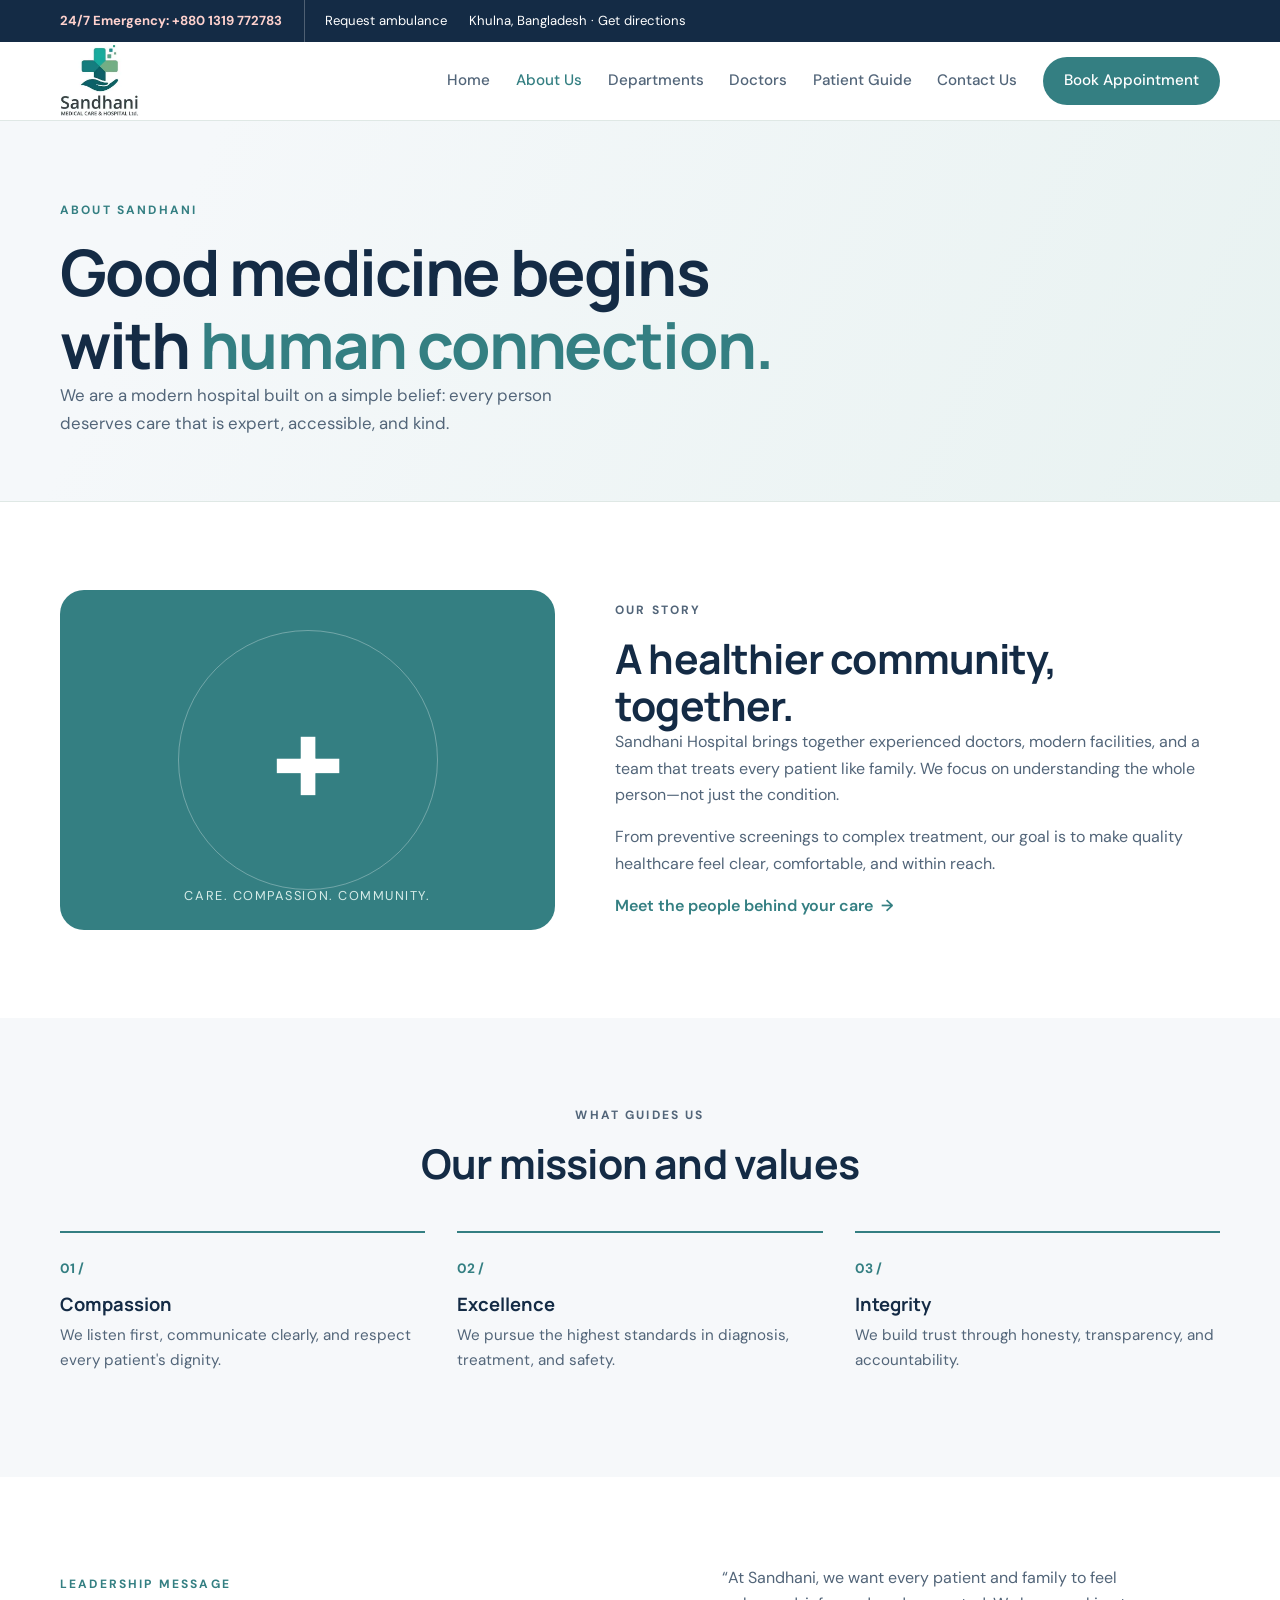
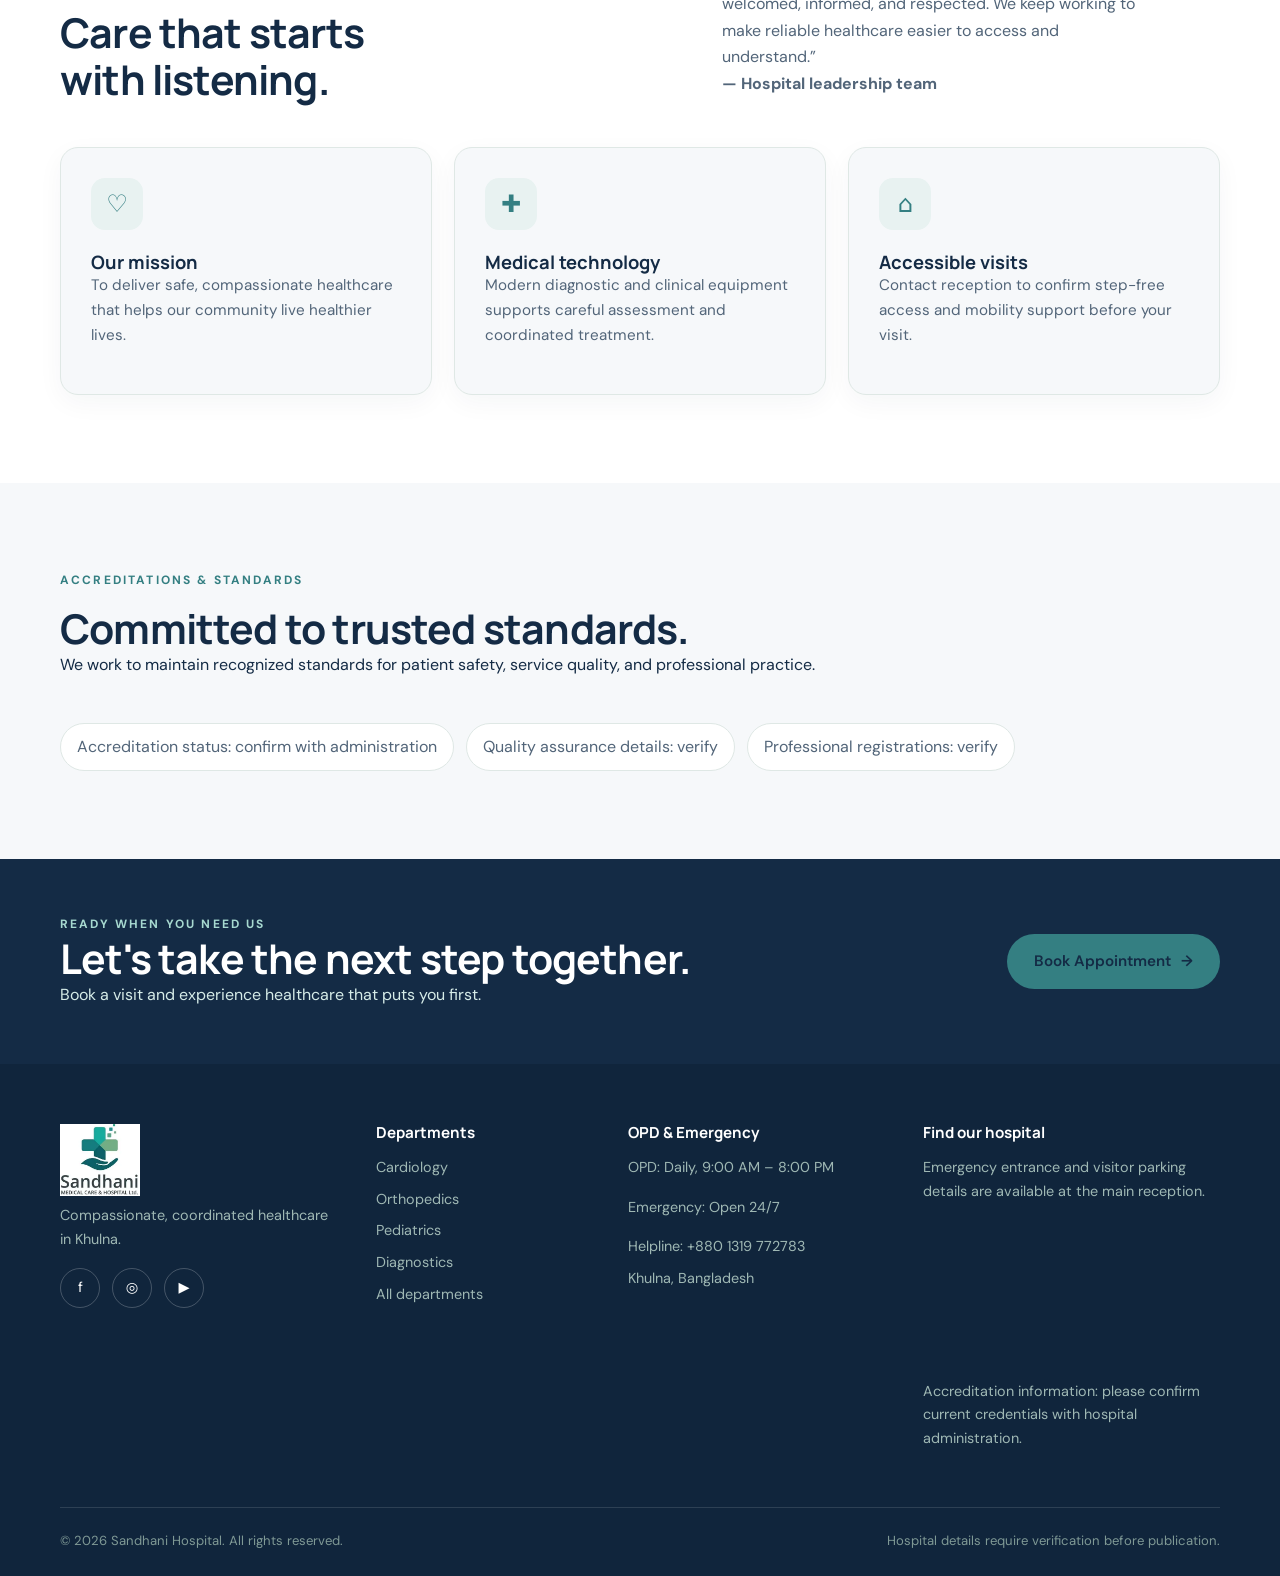
<file: about.html>
<!DOCTYPE html>
<html lang="en">
<head>
  <meta charset="UTF-8">
  <meta name="viewport" content="width=device-width, initial-scale=1.0">
  <meta name="description" content="Learn about Sandhani Hospital's mission, leadership, accreditations, technology, and accessibility in Khulna.">
  <title>About Us | Sandhani Hospital</title>
  <link rel="preconnect" href="https://fonts.googleapis.com">
  <link rel="preconnect" href="https://fonts.gstatic.com" crossorigin>
  <link href="https://fonts.googleapis.com/css2?family=DM+Sans:wght@400;500;600;700&family=Manrope:wght@500;600;700;800&display=swap" rel="stylesheet">
  <link rel="stylesheet" href="assets/css/styles.css">
</head>
<body>
  <a class="skip-link" href="#main">Skip to content</a>
  <header class="site-header">
    <div class="utility-bar"><div class="container utility-inner"><div class="utility-links"><a class="utility-emergency" href="tel:+8801319772783">24/7 Emergency: +880 1319 772783</a><a class="utility-ambulance" href="tel:+8801319772783">Request ambulance</a><a href="contact.html#location">Khulna, Bangladesh · Get directions</a></div></div></div>
    <div class="container header-inner">
      <a class="brand" href="index.html"><span class="brand-mark" aria-hidden="true">+</span><span>Sandhani<small>Hospital</small></span></a>
      <button class="nav-toggle" aria-label="Open navigation" aria-expanded="false" aria-controls="site-nav"><span></span><span></span><span></span></button>
      <nav id="site-nav" class="site-nav" aria-label="Main navigation">
        <a href="index.html">Home</a><a href="about.html" class="active">About Us</a><a href="departments.html">Departments</a><a href="doctors.html">Doctors</a><a href="patient-guide.html">Patient Guide</a><a href="contact.html">Contact Us</a><a class="button button-small" href="appointments.html">Book Appointment</a>
      </nav>
    </div>
  </header>
  <main id="main">
    <section class="page-hero"><div class="container"><p class="eyebrow">About Sandhani</p><h1>Good medicine begins<br>with <span>human connection.</span></h1><p>We are a modern hospital built on a simple belief: every person deserves care that is expert, accessible, and kind.</p></div></section>
    <section class="section container about-intro">
      <div class="about-art" aria-hidden="true"><div class="art-circle"></div><span>+</span><div class="art-caption">Care. Compassion. Community.</div></div>
      <div><p class="eyebrow">Our story</p><h2>A healthier community,<br>together.</h2><p>Sandhani Hospital brings together experienced doctors, modern facilities, and a team that treats every patient like family. We focus on understanding the whole person—not just the condition.</p><p>From preventive screenings to complex treatment, our goal is to make quality healthcare feel clear, comfortable, and within reach.</p><a class="text-link" href="doctors.html">Meet the people behind your care <span>→</span></a></div>
    </section>
    <section class="section soft-section"><div class="container"><div class="section-heading centered"><p class="eyebrow">What guides us</p><h2>Our mission and values</h2></div><div class="values-grid"><div><span>01 /</span><h3>Compassion</h3><p>We listen first, communicate clearly, and respect every patient's dignity.</p></div><div><span>02 /</span><h3>Excellence</h3><p>We pursue the highest standards in diagnosis, treatment, and safety.</p></div><div><span>03 /</span><h3>Integrity</h3><p>We build trust through honesty, transparency, and accountability.</p></div></div></div></section>
    <section class="section container"><div class="section-heading split-heading"><div><p class="eyebrow">Leadership message</p><h2>Care that starts<br>with listening.</h2></div><p>“At Sandhani, we want every patient and family to feel welcomed, informed, and respected. We keep working to make reliable healthcare easier to access and understand.”<br><strong>— Hospital leadership team</strong></p></div><div class="feature-grid"><article class="feature-card"><span class="feature-icon">♡</span><h3>Our mission</h3><p>To deliver safe, compassionate healthcare that helps our community live healthier lives.</p></article><article class="feature-card"><span class="feature-icon">✚</span><h3>Medical technology</h3><p>Modern diagnostic and clinical equipment supports careful assessment and coordinated treatment.</p></article><article class="feature-card"><span class="feature-icon">⌂</span><h3>Accessible visits</h3><p>Contact reception to confirm step-free access and mobility support before your visit.</p></article></div></section>
    <section class="section soft-section"><div class="container"><div class="section-heading"><p class="eyebrow">Accreditations & standards</p><h2>Committed to trusted standards.</h2><p>We work to maintain recognized standards for patient safety, service quality, and professional practice.</p></div><div class="accreditation-list"><span>Accreditation status: confirm with administration</span><span>Quality assurance details: verify</span><span>Professional registrations: verify</span></div></div></section>
    <section class="care-banner"><div class="container care-banner-inner"><div><p class="eyebrow light">Ready when you need us</p><h2>Let's take the next step together.</h2><p>Book a visit and experience healthcare that puts you first.</p></div><a class="button button-light" href="appointments.html">Book Appointment <span>→</span></a></div></section>
  </main>
  <footer class="site-footer"><div class="container footer-grid"><div><a class="brand footer-brand" href="index.html"><span class="brand-mark">+</span><span>Sandhani<small>Hospital</small></span></a><p>Compassionate, coordinated healthcare in Khulna.</p><div class="social-links"><a href="#" aria-label="Facebook">f</a><a href="#" aria-label="Instagram">◎</a><a href="#" aria-label="YouTube">▶</a></div></div><div><h3>Departments</h3><a href="departments.html#cardiology">Cardiology</a><a href="departments.html#orthopedics">Orthopedics</a><a href="departments.html#pediatrics">Pediatrics</a><a href="departments.html#diagnostics">Diagnostics</a><a href="departments.html">All departments</a></div><div><h3>OPD & Emergency</h3><p>OPD: Daily, 9:00 AM – 8:00 PM</p><p>Emergency: Open 24/7</p><a href="tel:+8801319772783">Helpline: +880 1319 772783</a><p>Khulna, Bangladesh</p></div><div><h3>Find our hospital</h3><p>Emergency entrance and visitor parking details are available at the main reception.</p><iframe class="footer-map" title="Map showing Khulna, Bangladesh" src="https://maps.google.com/maps?q=Khulna%2C%20Bangladesh&t=&z=13&ie=UTF8&iwloc=&output=embed" loading="lazy" referrerpolicy="no-referrer-when-downgrade"></iframe><p>Accreditation information: please confirm current credentials with hospital administration.</p></div></div><div class="container footer-bottom"><span>© <span id="year"></span> Sandhani Hospital. All rights reserved.</span><span>Hospital details require verification before publication.</span></div></footer>
  <script src="assets/js/main.js"></script>
</body>
</html>
</file>
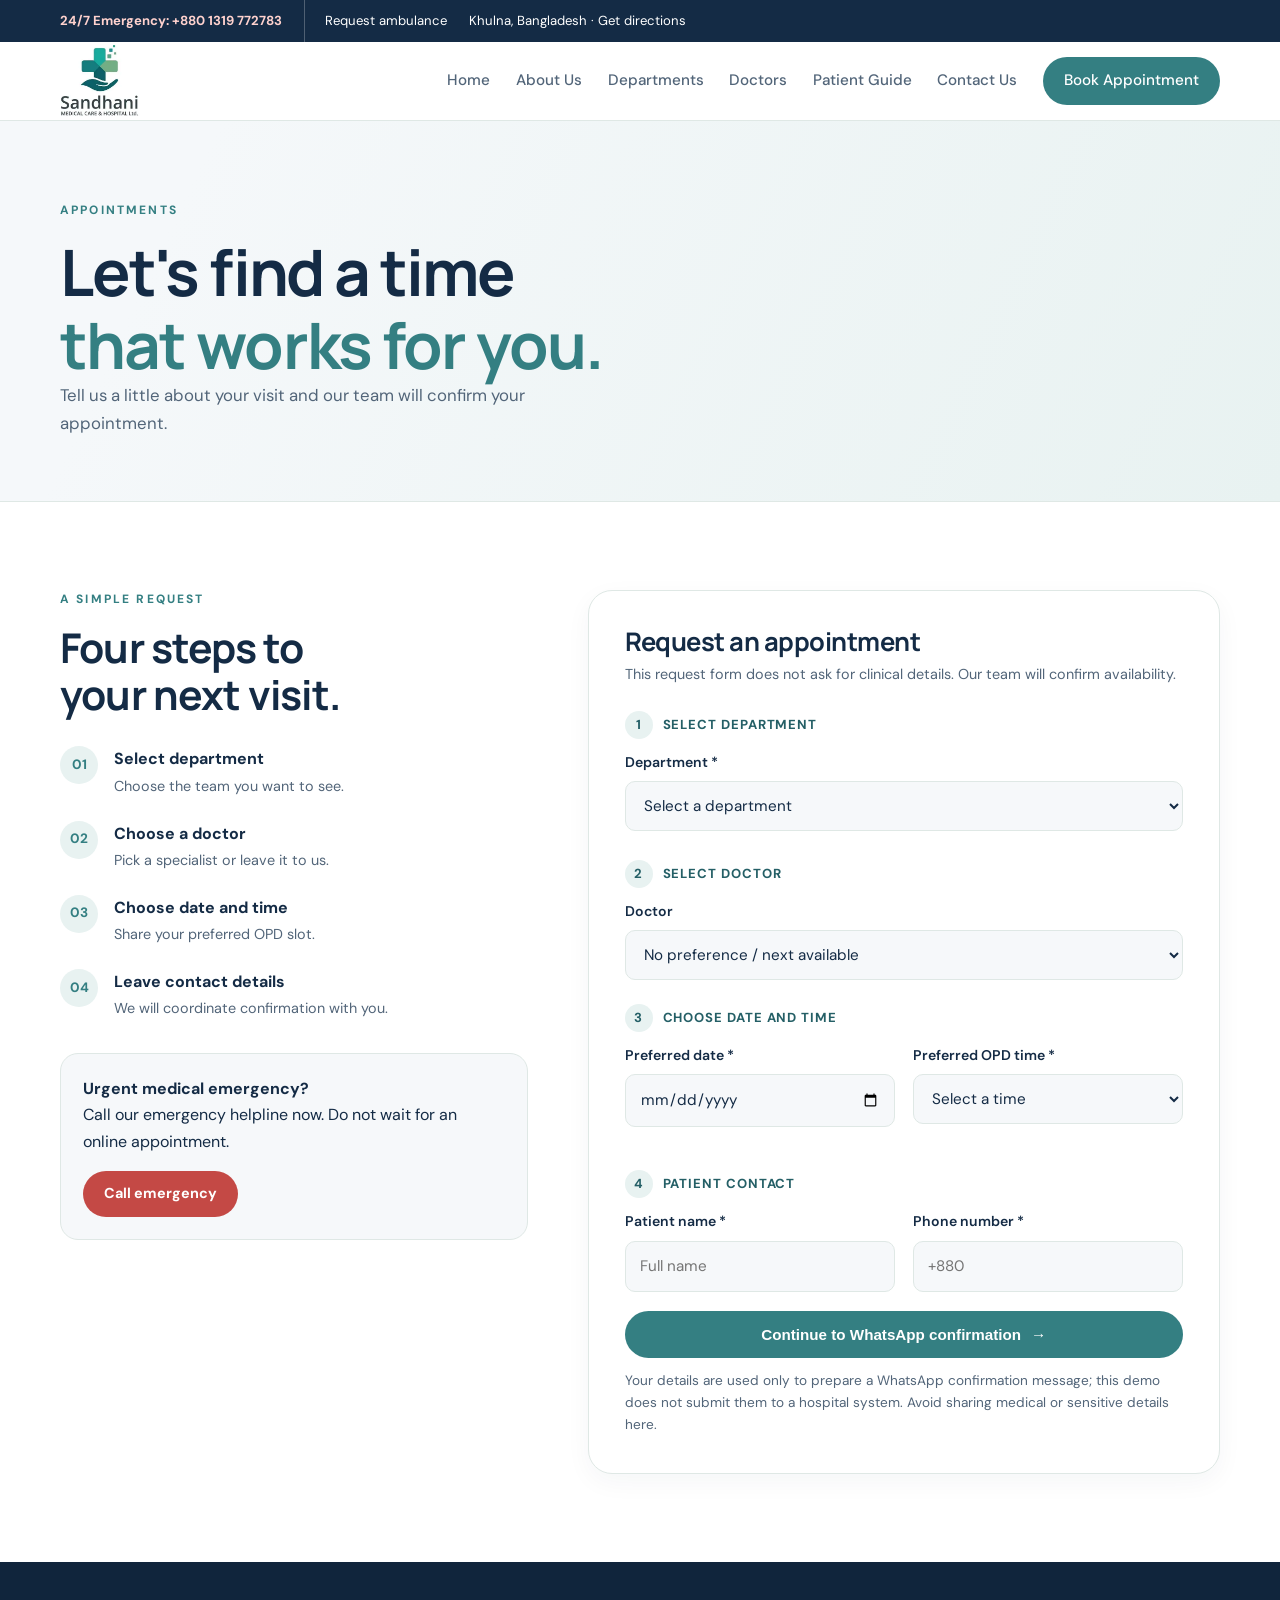
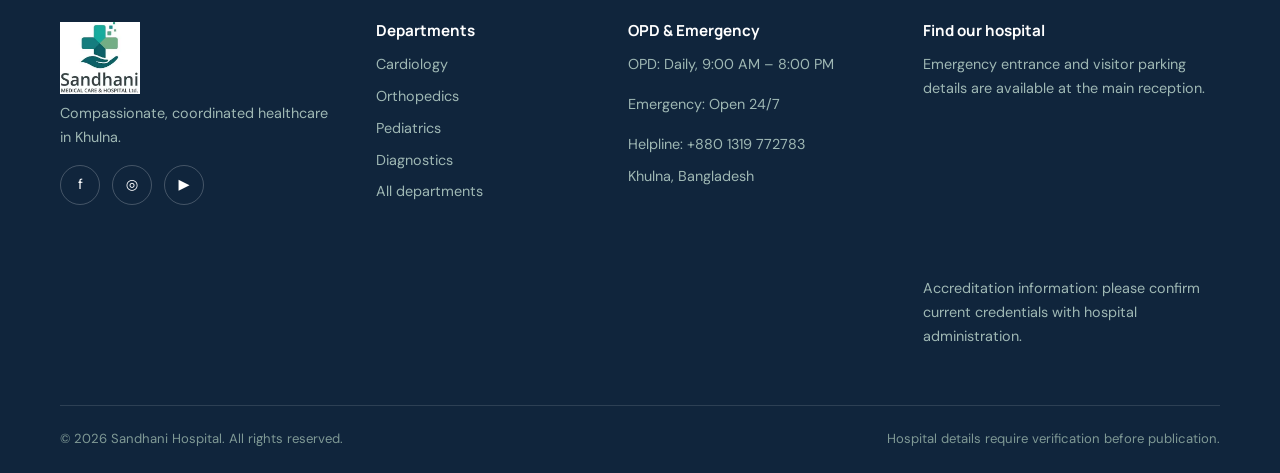
<file: appointments.html>
<!DOCTYPE html>
<html lang="en">
<head>
  <meta charset="UTF-8">
  <meta name="viewport" content="width=device-width, initial-scale=1.0">
  <meta name="description" content="Request a Sandhani Hospital appointment by selecting a department, doctor, date, and time. No clinical details required.">
  <title>Book Appointment | Sandhani Hospital</title>
  <link rel="preconnect" href="https://fonts.googleapis.com">
  <link rel="preconnect" href="https://fonts.gstatic.com" crossorigin>
  <link href="https://fonts.googleapis.com/css2?family=DM+Sans:wght@400;500;600;700&family=Manrope:wght@500;600;700;800&display=swap" rel="stylesheet">
  <link rel="stylesheet" href="assets/css/styles.css">
</head>
<body>
  <a class="skip-link" href="#main">Skip to content</a>
  <header class="site-header"><div class="utility-bar"><div class="container utility-inner"><div class="utility-links"><a class="utility-emergency" href="tel:+8801319772783">24/7 Emergency: +880 1319 772783</a><a class="utility-ambulance" href="tel:+8801319772783">Request ambulance</a><a href="contact.html#location">Khulna, Bangladesh · Get directions</a></div></div></div><div class="container header-inner"><a class="brand" href="index.html"><span class="brand-mark" aria-hidden="true">+</span><span>Sandhani<small>Hospital</small></span></a><button class="nav-toggle" aria-label="Open navigation" aria-expanded="false" aria-controls="site-nav"><span></span><span></span><span></span></button><nav id="site-nav" class="site-nav" aria-label="Main navigation"><a href="index.html">Home</a><a href="about.html">About Us</a><a href="departments.html">Departments</a><a href="doctors.html">Doctors</a><a href="patient-guide.html">Patient Guide</a><a href="contact.html">Contact Us</a><a class="button button-small" href="appointments.html">Book Appointment</a></nav></div></header>
  <main id="main">
    <section class="page-hero"><div class="container"><p class="eyebrow">Appointments</p><h1>Let's find a time<br><span>that works for you.</span></h1><p>Tell us a little about your visit and our team will confirm your appointment.</p></div></section>
    <section class="section container appointment-section">
      <div class="appointment-info"><p class="eyebrow">A simple request</p><h2>Four steps to<br>your next visit.</h2><ol class="steps-list"><li><span>01</span><div><strong>Select department</strong><p>Choose the team you want to see.</p></div></li><li><span>02</span><div><strong>Choose a doctor</strong><p>Pick a specialist or leave it to us.</p></div></li><li><span>03</span><div><strong>Choose date and time</strong><p>Share your preferred OPD slot.</p></div></li><li><span>04</span><div><strong>Leave contact details</strong><p>We will coordinate confirmation with you.</p></div></li></ol><div class="help-box"><strong>Urgent medical emergency?</strong><p>Call our emergency helpline now. Do not wait for an online appointment.</p><a class="button button-emergency button-small" href="tel:+8801319772783">Call emergency</a></div></div>
      <div class="form-card"><h2>Request an appointment</h2><p class="form-intro">This request form does not ask for clinical details. Our team will confirm availability.</p>
        <form id="appointment-form" class="appointment-form" novalidate>
          <div class="step-label"><span>1</span> Select department</div><div class="field"><label for="appointment-department">Department *</label><select id="appointment-department" name="department" required><option value="">Select a department</option><option>Cardiology</option><option>Neurology</option><option>Orthopedics</option><option>Pediatrics</option><option>Women's Health</option><option>General Medicine</option><option>Dermatology</option><option>Ophthalmology</option><option>ENT</option><option>Diagnostics</option></select><small class="error" data-error-for="appointment-department"></small></div>
          <div class="step-label"><span>2</span> Select doctor</div><div class="field"><label for="appointment-doctor">Doctor</label><select id="appointment-doctor" name="doctor"><option value="">No preference / next available</option><option>Dr. Ayesha Rahman</option><option>Dr. Imran Khan</option><option>Dr. Sadia Noor</option><option>Dr. Rashed Hasan</option><option>Dr. Farhana Tasnim</option><option>Dr. Mahmud Ahmed</option></select></div>
          <div class="step-label"><span>3</span> Choose date and time</div><div class="form-row"><div class="field"><label for="visit-date">Preferred date *</label><input id="visit-date" name="date" type="date" required><small class="error" data-error-for="visit-date"></small></div><div class="field"><label for="visit-time">Preferred OPD time *</label><select id="visit-time" name="time" required><option value="">Select a time</option><option>Morning (9 AM – 12 PM)</option><option>Afternoon (12 PM – 4 PM)</option><option>Evening (4 PM – 8 PM)</option></select><small class="error" data-error-for="visit-time"></small></div></div>
          <div class="step-label"><span>4</span> Patient contact</div><div class="form-row"><div class="field"><label for="patient-name">Patient name *</label><input id="patient-name" name="name" type="text" autocomplete="name" required placeholder="Full name"><small class="error" data-error-for="patient-name"></small></div><div class="field"><label for="patient-phone">Phone number *</label><input id="patient-phone" name="phone" type="tel" autocomplete="tel" required placeholder="+880"><small class="error" data-error-for="patient-phone"></small></div></div>
          <button class="button button-full" type="submit">Continue to WhatsApp confirmation <span aria-hidden="true">→</span></button><p class="whatsapp-note">Your details are used only to prepare a WhatsApp confirmation message; this demo does not submit them to a hospital system. Avoid sharing medical or sensitive details here.</p>
        </form>
        <div id="appointment-result" class="success-panel" hidden role="status" aria-live="polite"><span class="success-icon">✓</span><h3>Request details are ready</h3><p id="appointment-result-message"></p><div class="contact-actions"><a id="whatsapp-confirmation" class="button whatsapp-button" target="_blank" rel="noopener noreferrer">Confirm via WhatsApp</a><button id="new-appointment" class="button button-light" type="button">Start a new request</button></div></div>
      </div>
    </section>
  </main>
  <footer class="site-footer"><div class="container footer-grid"><div><a class="brand footer-brand" href="index.html"><span class="brand-mark">+</span><span>Sandhani<small>Hospital</small></span></a><p>Compassionate, coordinated healthcare in Khulna.</p><div class="social-links"><a href="#" aria-label="Facebook">f</a><a href="#" aria-label="Instagram">◎</a><a href="#" aria-label="YouTube">▶</a></div></div><div><h3>Departments</h3><a href="departments.html#cardiology">Cardiology</a><a href="departments.html#orthopedics">Orthopedics</a><a href="departments.html#pediatrics">Pediatrics</a><a href="departments.html#diagnostics">Diagnostics</a><a href="departments.html">All departments</a></div><div><h3>OPD & Emergency</h3><p>OPD: Daily, 9:00 AM – 8:00 PM</p><p>Emergency: Open 24/7</p><a href="tel:+8801319772783">Helpline: +880 1319 772783</a><p>Khulna, Bangladesh</p></div><div><h3>Find our hospital</h3><p>Emergency entrance and visitor parking details are available at the main reception.</p><iframe class="footer-map" title="Map showing Khulna, Bangladesh" src="https://maps.google.com/maps?q=Khulna%2C%20Bangladesh&t=&z=13&ie=UTF8&iwloc=&output=embed" loading="lazy" referrerpolicy="no-referrer-when-downgrade"></iframe><p>Accreditation information: please confirm current credentials with hospital administration.</p></div></div><div class="container footer-bottom"><span>© <span id="year"></span> Sandhani Hospital. All rights reserved.</span><span>Hospital details require verification before publication.</span></div></footer>
  <script src="assets/js/main.js"></script>
</body>
</html>
</file>
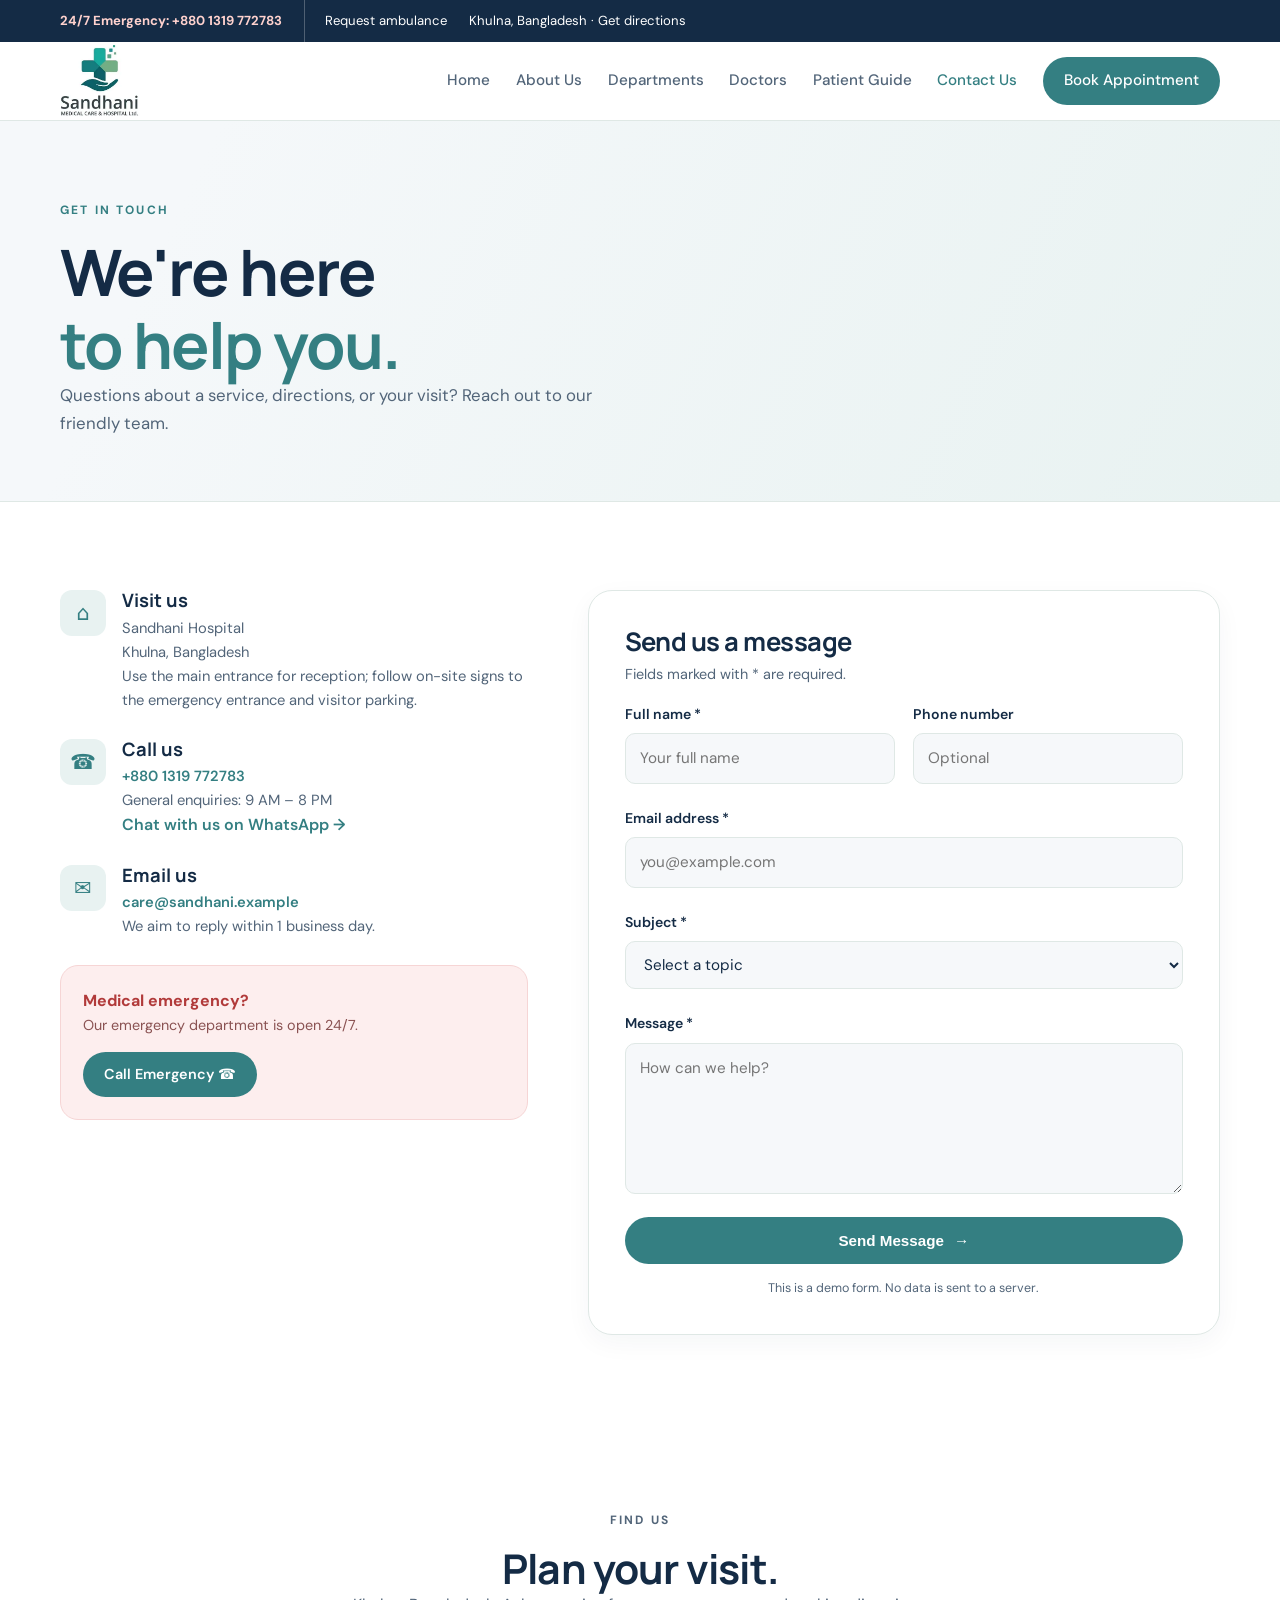
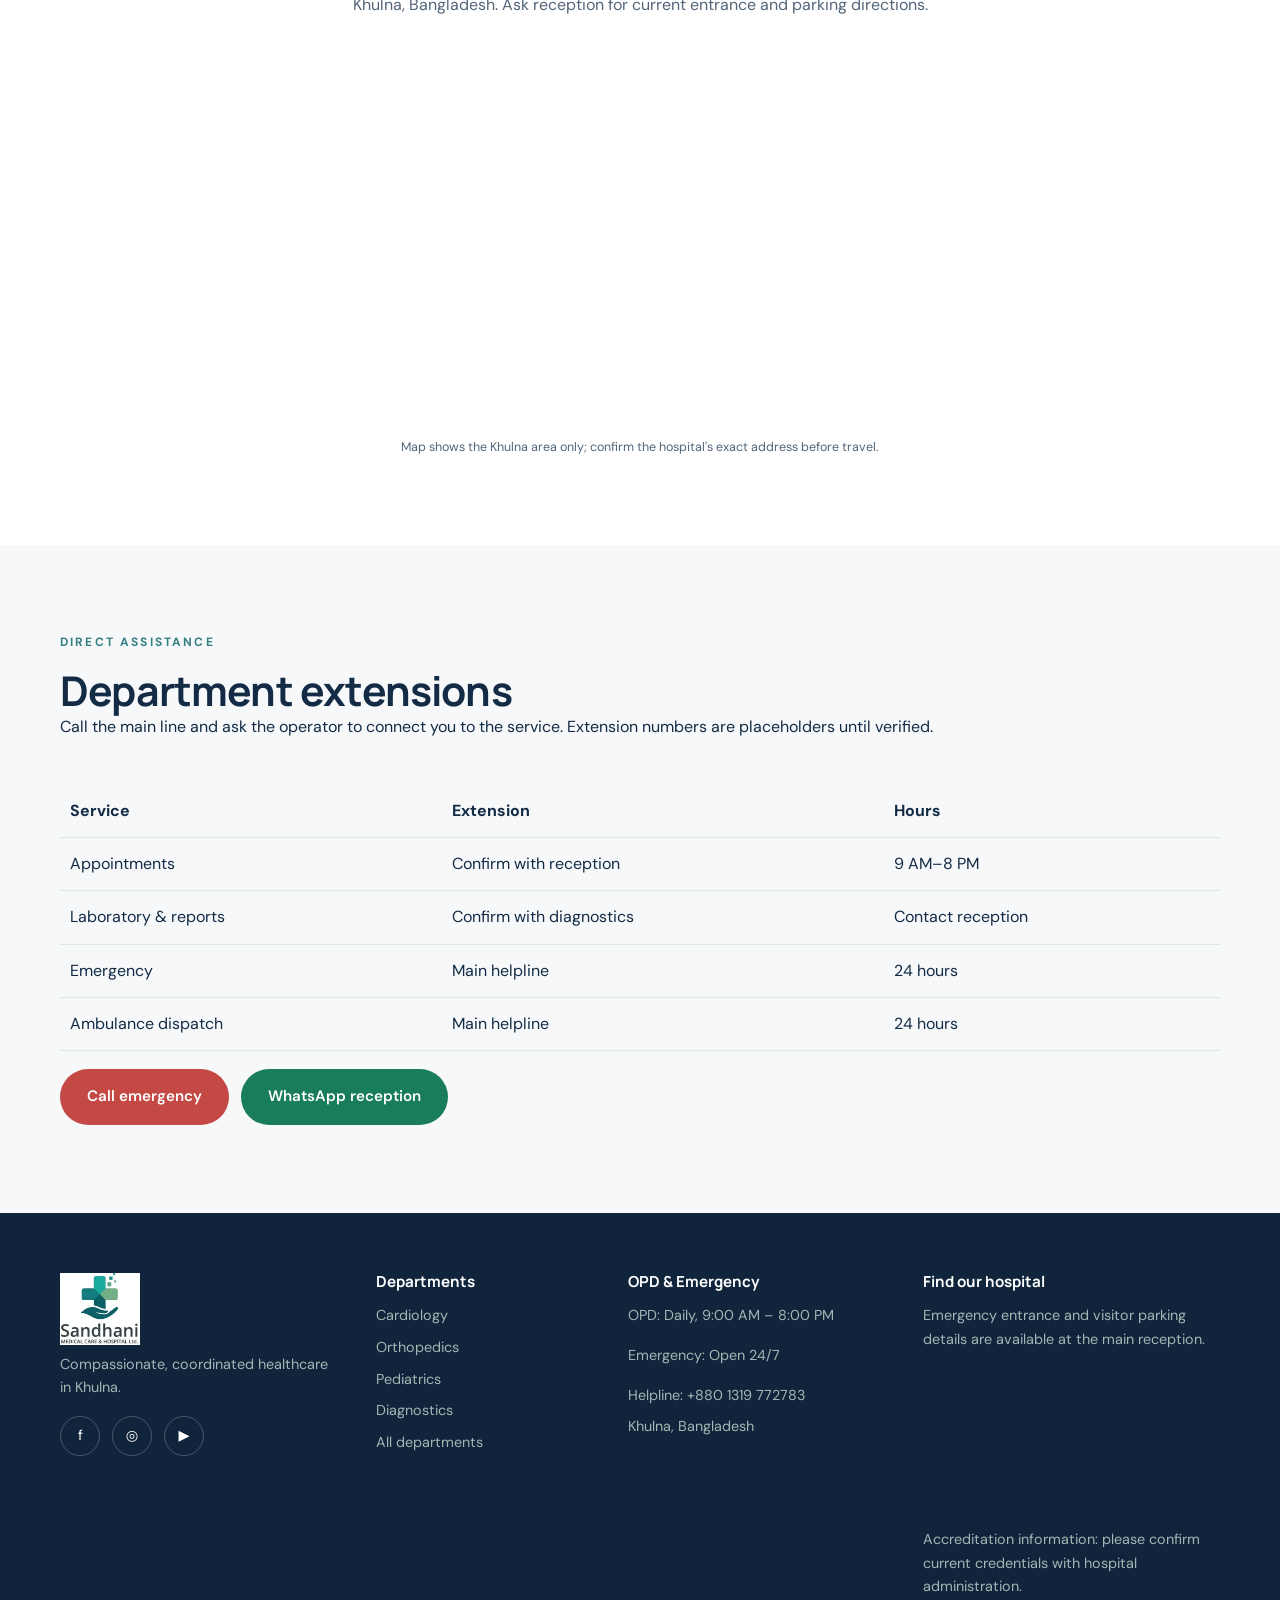
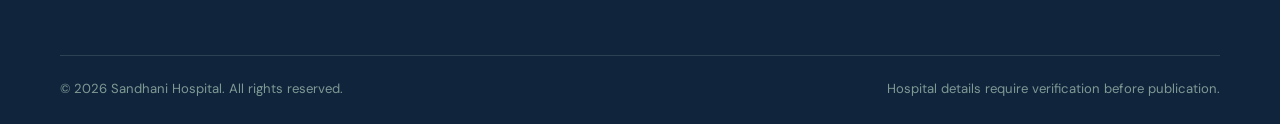
<file: contact.html>
<!DOCTYPE html>
<html lang="en">
<head>
  <meta charset="UTF-8">
  <meta name="viewport" content="width=device-width, initial-scale=1.0">
  <meta name="description" content="Contact Sandhani Hospital for appointments, directions, and general enquiries.">
  <title>Contact Us | Sandhani Hospital</title>
  <link rel="preconnect" href="https://fonts.googleapis.com">
  <link rel="preconnect" href="https://fonts.gstatic.com" crossorigin>
  <link href="https://fonts.googleapis.com/css2?family=DM+Sans:wght@400;500;600;700&family=Manrope:wght@500;600;700;800&display=swap" rel="stylesheet">
  <link rel="stylesheet" href="assets/css/styles.css">
</head>
<body>
  <a class="skip-link" href="#main">Skip to content</a>
  <header class="site-header"><div class="utility-bar"><div class="container utility-inner"><div class="utility-links"><a class="utility-emergency" href="tel:+8801319772783">24/7 Emergency: +880 1319 772783</a><a class="utility-ambulance" href="tel:+8801319772783">Request ambulance</a><a href="contact.html#location">Khulna, Bangladesh · Get directions</a></div></div></div><div class="container header-inner"><a class="brand" href="index.html"><span class="brand-mark" aria-hidden="true">+</span><span>Sandhani<small>Hospital</small></span></a><button class="nav-toggle" aria-label="Open navigation" aria-expanded="false" aria-controls="site-nav"><span></span><span></span><span></span></button><nav id="site-nav" class="site-nav" aria-label="Main navigation"><a href="index.html">Home</a><a href="about.html">About Us</a><a href="departments.html">Departments</a><a href="doctors.html">Doctors</a><a href="patient-guide.html">Patient Guide</a><a href="contact.html" class="active">Contact Us</a><a class="button button-small" href="appointments.html">Book Appointment</a></nav></div></header>
  <main id="main">
    <section class="page-hero"><div class="container"><p class="eyebrow">Get in touch</p><h1>We're here<br><span>to help you.</span></h1><p>Questions about a service, directions, or your visit? Reach out to our friendly team.</p></div></section>
    <section class="section container contact-section">
      <div class="contact-details">
        <div class="contact-item"><span class="contact-icon">⌂</span><div><h3>Visit us</h3><p>Sandhani Hospital<br>Khulna, Bangladesh</p><p>Use the main entrance for reception; follow on-site signs to the emergency entrance and visitor parking.</p></div></div>
        <div class="contact-item"><span class="contact-icon">☎</span><div><h3>Call us</h3><p><a href="tel:+8801319772783">+880 1319 772783</a><br>General enquiries: 9 AM – 8 PM</p><a class="text-link" href="https://wa.me/8801319772783" target="_blank" rel="noopener noreferrer">Chat with us on WhatsApp →</a></div></div>
        <div class="contact-item"><span class="contact-icon">✉</span><div><h3>Email us</h3><p><a href="mailto:care@sandhani.example">care@sandhani.example</a><br>We aim to reply within 1 business day.</p></div></div>
        <div class="emergency-box"><strong>Medical emergency?</strong><p>Our emergency department is open 24/7.</p><a class="button button-small" href="tel:+8801319772783">Call Emergency ☎</a></div>
      </div>
      <div class="form-card">
        <h2>Send us a message</h2><p class="form-intro">Fields marked with * are required.</p>
        <form id="contact-form" novalidate>
          <div class="form-row"><div class="field"><label for="c-name">Full name *</label><input id="c-name" name="name" type="text" autocomplete="name" required placeholder="Your full name"><small class="error" data-error-for="c-name"></small></div><div class="field"><label for="c-phone">Phone number</label><input id="c-phone" name="phone" type="tel" autocomplete="tel" placeholder="Optional"></div></div>
          <div class="field"><label for="c-email">Email address *</label><input id="c-email" name="email" type="email" autocomplete="email" required placeholder="you@example.com"><small class="error" data-error-for="c-email"></small></div>
          <div class="field"><label for="c-subject">Subject *</label><select id="c-subject" name="subject" required><option value="">Select a topic</option><option>Appointment enquiry</option><option>Departments & services</option><option>Medical records</option><option>Feedback</option><option>Other</option></select><small class="error" data-error-for="c-subject"></small></div>
          <div class="field"><label for="c-message">Message *</label><textarea id="c-message" name="message" rows="5" required placeholder="How can we help?"></textarea><small class="error" data-error-for="c-message"></small></div>
          <button class="button button-full" type="submit">Send Message <span aria-hidden="true">→</span></button>
          <p class="form-note">This is a demo form. No data is sent to a server.</p>
        </form>
        <div id="contact-success" class="success-panel" hidden role="status" aria-live="polite"><span class="success-icon">✓</span><h3>Message sent</h3><p>Thank you for reaching out. Our team will get back to you within one business day.</p><button class="button" type="button" id="contact-reset">Send another message</button></div>
      </div>
    </section>
    <section class="section container" id="location"><div class="section-heading centered"><p class="eyebrow">Find us</p><h2>Plan your visit.</h2><p>Khulna, Bangladesh. Ask reception for current entrance and parking directions.</p></div><iframe class="map-frame" title="Map showing Khulna, Bangladesh" src="https://maps.google.com/maps?q=Khulna%2C%20Bangladesh&t=&z=13&ie=UTF8&iwloc=&output=embed" loading="lazy" referrerpolicy="no-referrer-when-downgrade"></iframe><p class="form-note">Map shows the Khulna area only; confirm the hospital's exact address before travel.</p></section>
    <section class="section soft-section" id="lab-reports"><div class="container"><div class="section-heading"><p class="eyebrow">Direct assistance</p><h2>Department extensions</h2><p>Call the main line and ask the operator to connect you to the service. Extension numbers are placeholders until verified.</p></div><table class="extension-table"><thead><tr><th scope="col">Service</th><th scope="col">Extension</th><th scope="col">Hours</th></tr></thead><tbody><tr><td>Appointments</td><td>Confirm with reception</td><td>9 AM–8 PM</td></tr><tr><td>Laboratory & reports</td><td>Confirm with diagnostics</td><td>Contact reception</td></tr><tr><td>Emergency</td><td><a href="tel:+8801319772783">Main helpline</a></td><td>24 hours</td></tr><tr><td>Ambulance dispatch</td><td><a href="tel:+8801319772783">Main helpline</a></td><td>24 hours</td></tr></tbody></table><div class="contact-actions"><a class="button button-emergency" href="tel:+8801319772783">Call emergency</a><a class="button whatsapp-button" href="https://wa.me/8801319772783" target="_blank" rel="noopener noreferrer">WhatsApp reception</a></div></div></section>
  </main>
  <footer class="site-footer"><div class="container footer-grid"><div><a class="brand footer-brand" href="index.html"><span class="brand-mark">+</span><span>Sandhani<small>Hospital</small></span></a><p>Compassionate, coordinated healthcare in Khulna.</p><div class="social-links"><a href="#" aria-label="Facebook">f</a><a href="#" aria-label="Instagram">◎</a><a href="#" aria-label="YouTube">▶</a></div></div><div><h3>Departments</h3><a href="departments.html#cardiology">Cardiology</a><a href="departments.html#orthopedics">Orthopedics</a><a href="departments.html#pediatrics">Pediatrics</a><a href="departments.html#diagnostics">Diagnostics</a><a href="departments.html">All departments</a></div><div><h3>OPD & Emergency</h3><p>OPD: Daily, 9:00 AM – 8:00 PM</p><p>Emergency: Open 24/7</p><a href="tel:+8801319772783">Helpline: +880 1319 772783</a><p>Khulna, Bangladesh</p></div><div><h3>Find our hospital</h3><p>Emergency entrance and visitor parking details are available at the main reception.</p><iframe class="footer-map" title="Map showing Khulna, Bangladesh" src="https://maps.google.com/maps?q=Khulna%2C%20Bangladesh&t=&z=13&ie=UTF8&iwloc=&output=embed" loading="lazy" referrerpolicy="no-referrer-when-downgrade"></iframe><p>Accreditation information: please confirm current credentials with hospital administration.</p></div></div><div class="container footer-bottom"><span>© <span id="year"></span> Sandhani Hospital. All rights reserved.</span><span>Hospital details require verification before publication.</span></div></footer>
  <script src="assets/js/main.js"></script>
</body>
</html>
</file>
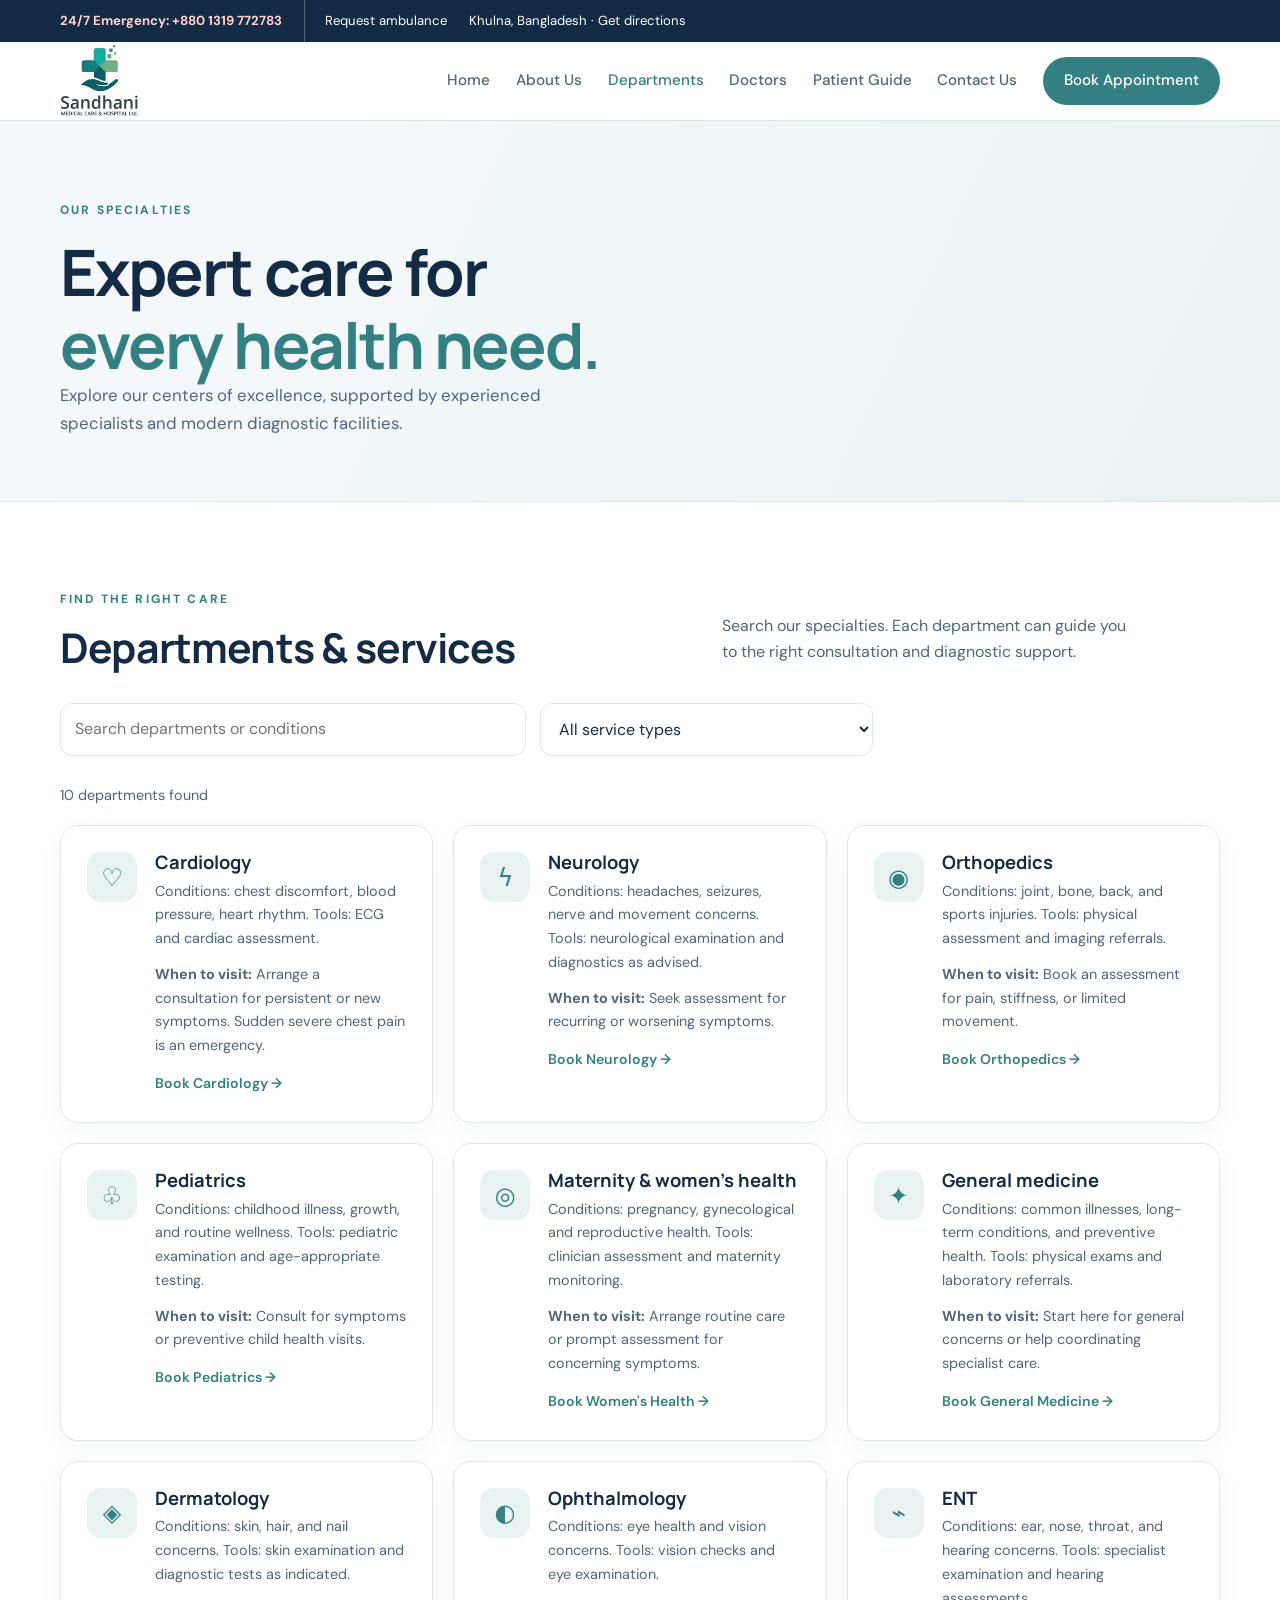
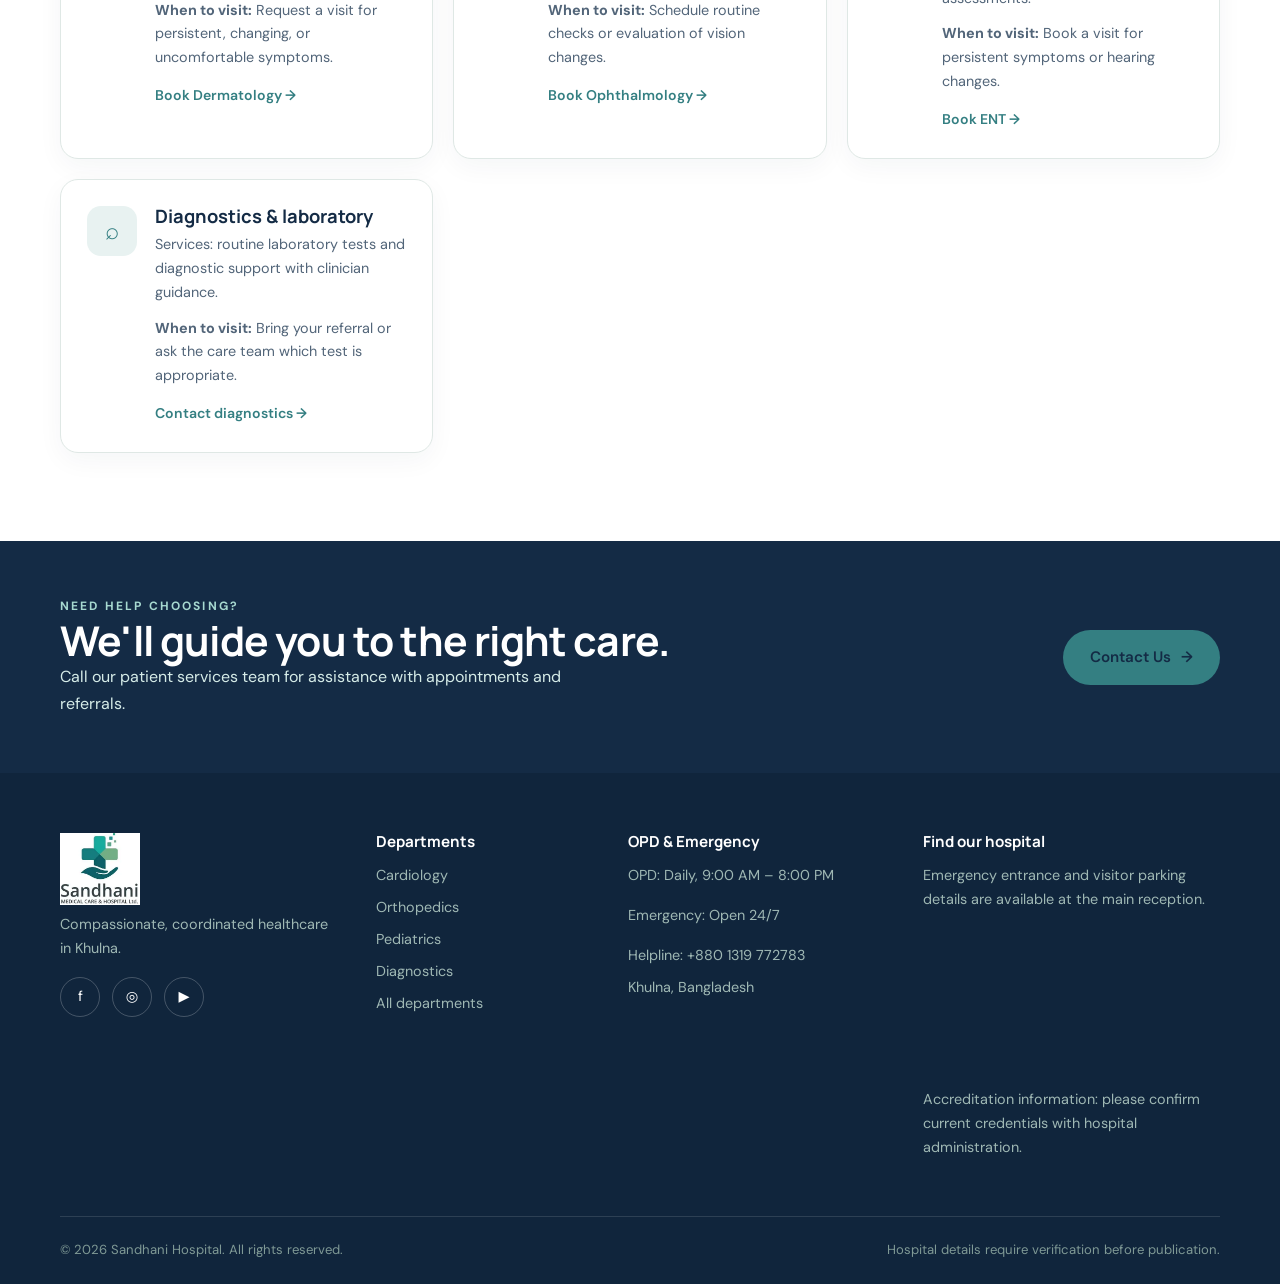
<file: departments.html>
<!DOCTYPE html>
<html lang="en">
<head>
  <meta charset="UTF-8">
  <meta name="viewport" content="width=device-width, initial-scale=1.0">
  <meta name="description" content="Search Sandhani Hospital departments and learn about specialties, common conditions, diagnostics, and appointment guidance.">
  <title>Departments & Services | Sandhani Hospital</title>
  <link rel="preconnect" href="https://fonts.googleapis.com">
  <link rel="preconnect" href="https://fonts.gstatic.com" crossorigin>
  <link href="https://fonts.googleapis.com/css2?family=DM+Sans:wght@400;500;600;700&family=Manrope:wght@500;600;700;800&display=swap" rel="stylesheet">
  <link rel="stylesheet" href="assets/css/styles.css">
</head>
<body>
  <a class="skip-link" href="#main">Skip to content</a>
  <header class="site-header"><div class="utility-bar"><div class="container utility-inner"><div class="utility-links"><a class="utility-emergency" href="tel:+8801319772783">24/7 Emergency: +880 1319 772783</a><a class="utility-ambulance" href="tel:+8801319772783">Request ambulance</a><a href="contact.html#location">Khulna, Bangladesh · Get directions</a></div></div></div><div class="container header-inner"><a class="brand" href="index.html"><span class="brand-mark" aria-hidden="true">+</span><span>Sandhani<small>Hospital</small></span></a><button class="nav-toggle" aria-label="Open navigation" aria-expanded="false" aria-controls="site-nav"><span></span><span></span><span></span></button><nav id="site-nav" class="site-nav" aria-label="Main navigation"><a href="index.html">Home</a><a href="about.html">About Us</a><a href="departments.html" class="active">Departments</a><a href="doctors.html">Doctors</a><a href="patient-guide.html">Patient Guide</a><a href="contact.html">Contact Us</a><a class="button button-small" href="appointments.html">Book Appointment</a></nav></div></header>
  <main id="main">
    <section class="page-hero"><div class="container"><p class="eyebrow">Our specialties</p><h1>Expert care for<br><span>every health need.</span></h1><p>Explore our centers of excellence, supported by experienced specialists and modern diagnostic facilities.</p></div></section>
    <section class="section container"><div class="section-heading split-heading"><div><p class="eyebrow">Find the right care</p><h2>Departments & services</h2></div><p>Search our specialties. Each department can guide you to the right consultation and diagnostic support.</p></div>
    <div class="directory-tools"><input id="department-search" type="search" placeholder="Search departments or conditions" aria-label="Search departments"><select id="department-type" aria-label="Filter by service type"><option value="">All service types</option><option value="specialty">Specialty care</option><option value="diagnostic">Diagnostics</option></select></div><p id="department-count" class="filter-status" aria-live="polite"></p>
    <div class="department-grid">
      <article class="department-card" id="cardiology" data-specialty="specialty"><span class="department-icon">♡</span><div><h3>Cardiology</h3><p>Conditions: chest discomfort, blood pressure, heart rhythm. Tools: ECG and cardiac assessment.</p><p><strong>When to visit:</strong> Arrange a consultation for persistent or new symptoms. Sudden severe chest pain is an emergency.</p><a href="appointments.html?department=Cardiology">Book Cardiology →</a></div></article>
      <article class="department-card" id="neurology" data-specialty="specialty"><span class="department-icon">ϟ</span><div><h3>Neurology</h3><p>Conditions: headaches, seizures, nerve and movement concerns. Tools: neurological examination and diagnostics as advised.</p><p><strong>When to visit:</strong> Seek assessment for recurring or worsening symptoms.</p><a href="appointments.html?department=Neurology">Book Neurology →</a></div></article>
      <article class="department-card" id="orthopedics" data-specialty="specialty"><span class="department-icon">◉</span><div><h3>Orthopedics</h3><p>Conditions: joint, bone, back, and sports injuries. Tools: physical assessment and imaging referrals.</p><p><strong>When to visit:</strong> Book an assessment for pain, stiffness, or limited movement.</p><a href="appointments.html?department=Orthopedics">Book Orthopedics →</a></div></article>
      <article class="department-card" id="pediatrics" data-specialty="specialty"><span class="department-icon">♧</span><div><h3>Pediatrics</h3><p>Conditions: childhood illness, growth, and routine wellness. Tools: pediatric examination and age-appropriate testing.</p><p><strong>When to visit:</strong> Consult for symptoms or preventive child health visits.</p><a href="appointments.html?department=Pediatrics">Book Pediatrics →</a></div></article>
      <article class="department-card" id="maternity" data-specialty="specialty"><span class="department-icon">◎</span><div><h3>Maternity & women's health</h3><p>Conditions: pregnancy, gynecological and reproductive health. Tools: clinician assessment and maternity monitoring.</p><p><strong>When to visit:</strong> Arrange routine care or prompt assessment for concerning symptoms.</p><a href="appointments.html?department=Women's%20Health">Book Women's Health →</a></div></article>
      <article class="department-card" id="medicine" data-specialty="specialty"><span class="department-icon">✦</span><div><h3>General medicine</h3><p>Conditions: common illnesses, long-term conditions, and preventive health. Tools: physical exams and laboratory referrals.</p><p><strong>When to visit:</strong> Start here for general concerns or help coordinating specialist care.</p><a href="appointments.html?department=General%20Medicine">Book General Medicine →</a></div></article>
      <article class="department-card" id="dermatology" data-specialty="specialty"><span class="department-icon">◈</span><div><h3>Dermatology</h3><p>Conditions: skin, hair, and nail concerns. Tools: skin examination and diagnostic tests as indicated.</p><p><strong>When to visit:</strong> Request a visit for persistent, changing, or uncomfortable symptoms.</p><a href="appointments.html?department=Dermatology">Book Dermatology →</a></div></article>
      <article class="department-card" id="ophthalmology" data-specialty="specialty"><span class="department-icon">◐</span><div><h3>Ophthalmology</h3><p>Conditions: eye health and vision concerns. Tools: vision checks and eye examination.</p><p><strong>When to visit:</strong> Schedule routine checks or evaluation of vision changes.</p><a href="appointments.html?department=Ophthalmology">Book Ophthalmology →</a></div></article>
      <article class="department-card" id="ent" data-specialty="specialty"><span class="department-icon">⌁</span><div><h3>ENT</h3><p>Conditions: ear, nose, throat, and hearing concerns. Tools: specialist examination and hearing assessments.</p><p><strong>When to visit:</strong> Book a visit for persistent symptoms or hearing changes.</p><a href="appointments.html?department=ENT">Book ENT →</a></div></article>
      <article class="department-card" id="diagnostics" data-specialty="diagnostic"><span class="department-icon">⌕</span><div><h3>Diagnostics & laboratory</h3><p>Services: routine laboratory tests and diagnostic support with clinician guidance.</p><p><strong>When to visit:</strong> Bring your referral or ask the care team which test is appropriate.</p><a href="contact.html#lab-reports">Contact diagnostics →</a></div></article>
    </div></section>
    <section class="care-banner"><div class="container care-banner-inner"><div><p class="eyebrow light">Need help choosing?</p><h2>We'll guide you to the right care.</h2><p>Call our patient services team for assistance with appointments and referrals.</p></div><a class="button button-light" href="contact.html">Contact Us <span>→</span></a></div></section>
  </main>
  <footer class="site-footer"><div class="container footer-grid"><div><a class="brand footer-brand" href="index.html"><span class="brand-mark">+</span><span>Sandhani<small>Hospital</small></span></a><p>Compassionate, coordinated healthcare in Khulna.</p><div class="social-links"><a href="#" aria-label="Facebook">f</a><a href="#" aria-label="Instagram">◎</a><a href="#" aria-label="YouTube">▶</a></div></div><div><h3>Departments</h3><a href="departments.html#cardiology">Cardiology</a><a href="departments.html#orthopedics">Orthopedics</a><a href="departments.html#pediatrics">Pediatrics</a><a href="departments.html#diagnostics">Diagnostics</a><a href="departments.html">All departments</a></div><div><h3>OPD & Emergency</h3><p>OPD: Daily, 9:00 AM – 8:00 PM</p><p>Emergency: Open 24/7</p><a href="tel:+8801319772783">Helpline: +880 1319 772783</a><p>Khulna, Bangladesh</p></div><div><h3>Find our hospital</h3><p>Emergency entrance and visitor parking details are available at the main reception.</p><iframe class="footer-map" title="Map showing Khulna, Bangladesh" src="https://maps.google.com/maps?q=Khulna%2C%20Bangladesh&t=&z=13&ie=UTF8&iwloc=&output=embed" loading="lazy" referrerpolicy="no-referrer-when-downgrade"></iframe><p>Accreditation information: please confirm current credentials with hospital administration.</p></div></div><div class="container footer-bottom"><span>© <span id="year"></span> Sandhani Hospital. All rights reserved.</span><span>Hospital details require verification before publication.</span></div></footer>
  <script src="assets/js/main.js"></script>
</body>
</html>
</file>
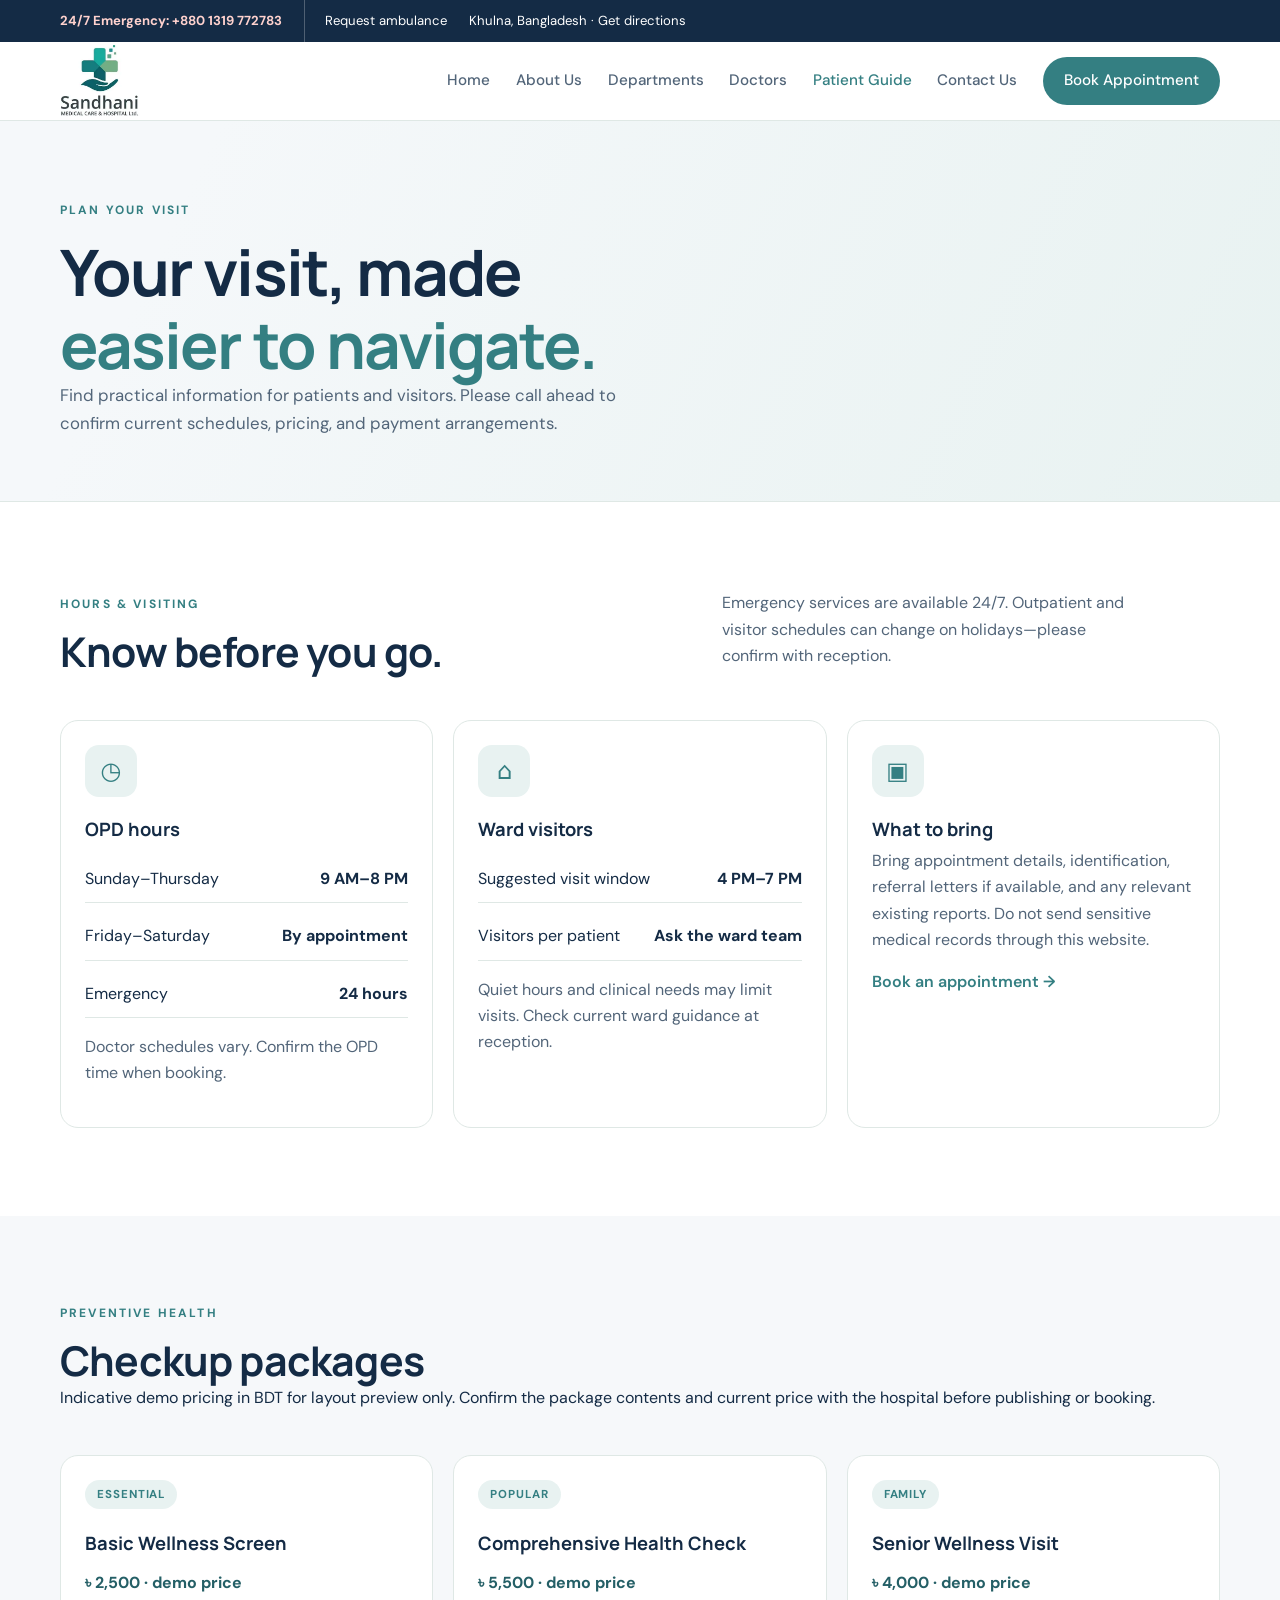
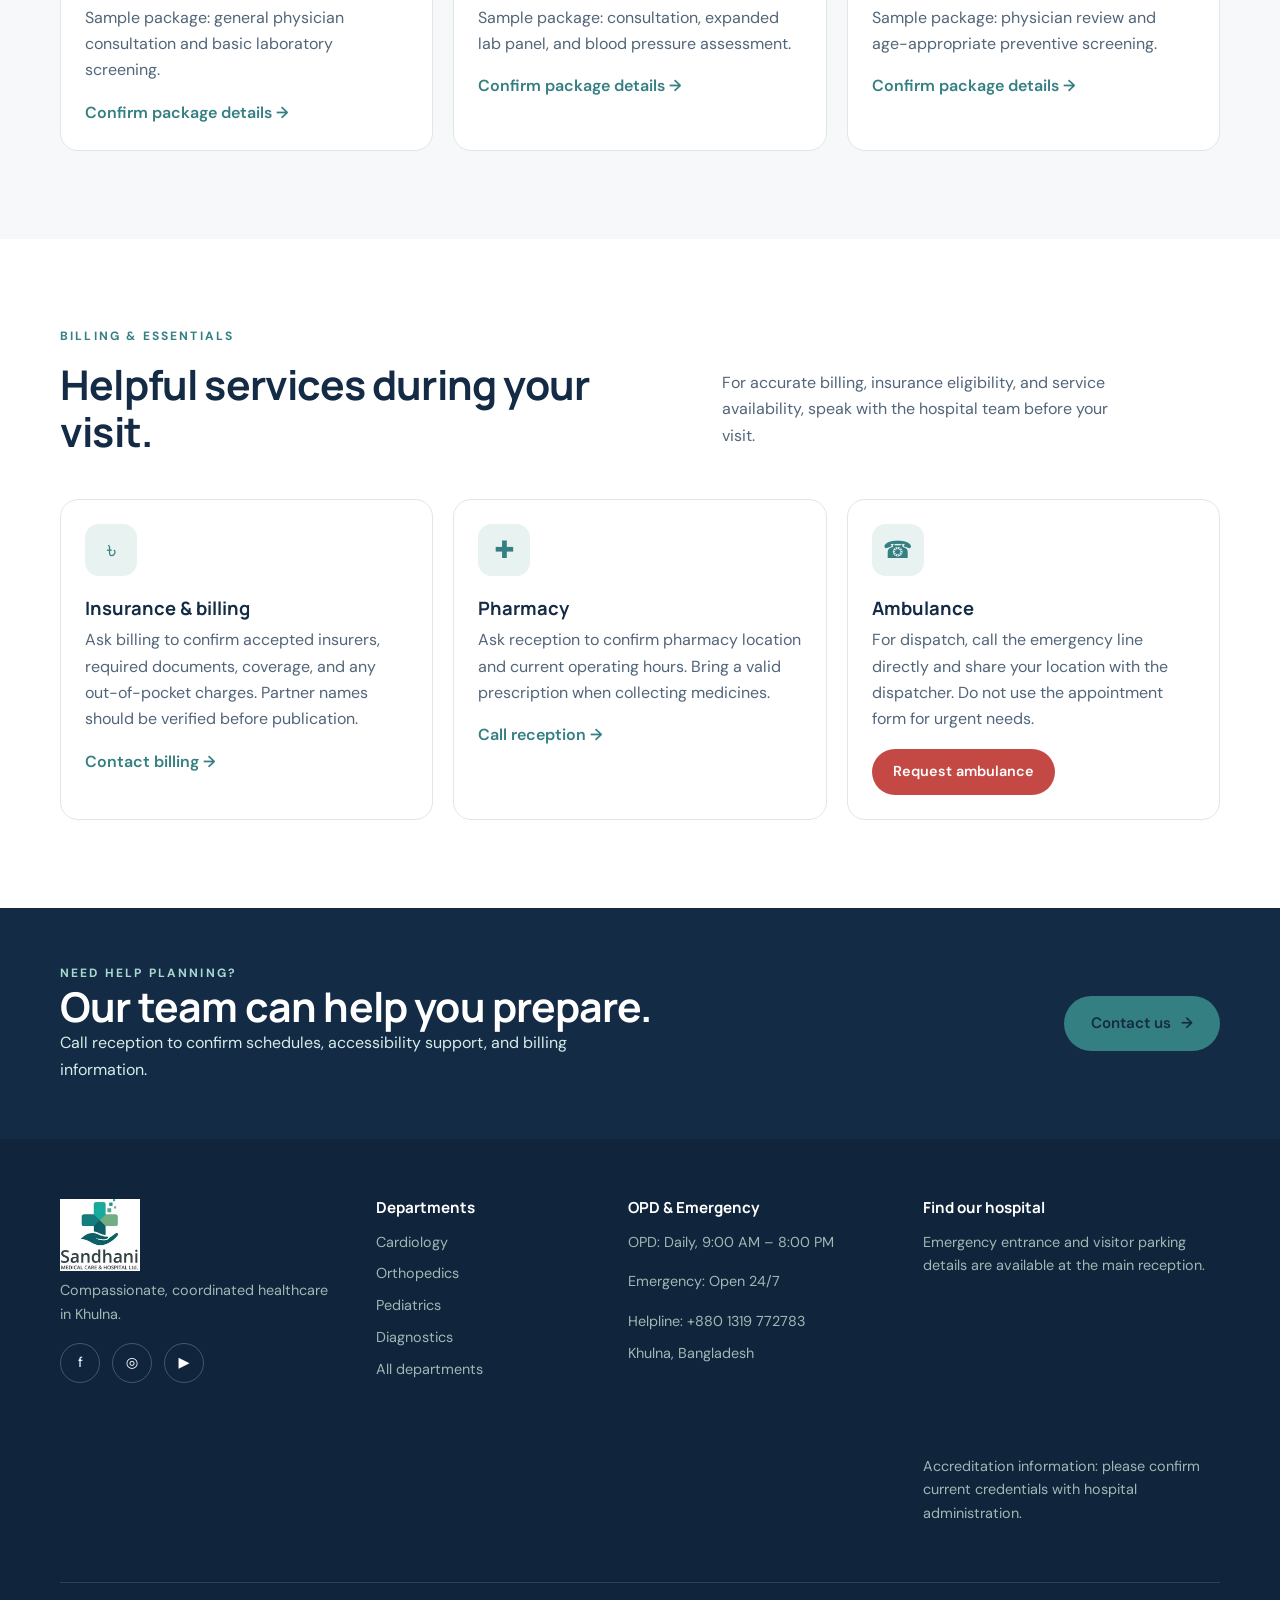
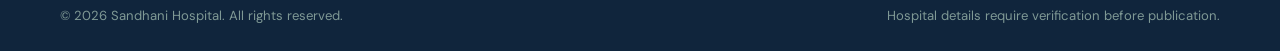
<file: patient-guide.html>
<!DOCTYPE html>
<html lang="en">
<head>
  <meta charset="UTF-8">
  <meta name="viewport" content="width=device-width, initial-scale=1.0">
  <meta name="description" content="Plan your visit to Sandhani Hospital: OPD hours, visiting guidance, billing, checkup packages, pharmacy, and ambulance information.">
  <title>Patient Guide | Sandhani Hospital</title>
  <link rel="preconnect" href="https://fonts.googleapis.com">
  <link rel="preconnect" href="https://fonts.gstatic.com" crossorigin>
  <link href="https://fonts.googleapis.com/css2?family=DM+Sans:wght@400;500;600;700&family=Manrope:wght@500;600;700;800&display=swap" rel="stylesheet">
  <link rel="stylesheet" href="assets/css/styles.css">
</head>
<body>
  <a class="skip-link" href="#main">Skip to content</a>
  <header class="site-header"><div class="utility-bar"><div class="container utility-inner"><div class="utility-links"><a class="utility-emergency" href="tel:+8801319772783">24/7 Emergency: +880 1319 772783</a><a class="utility-ambulance" href="tel:+8801319772783">Request ambulance</a><a href="contact.html#location">Khulna, Bangladesh · Get directions</a></div></div></div><div class="container header-inner"><a class="brand" href="index.html"><span class="brand-mark" aria-hidden="true">+</span><span>Sandhani<small>Hospital</small></span></a><button class="nav-toggle" aria-label="Open navigation" aria-expanded="false" aria-controls="site-nav"><span></span><span></span><span></span></button><nav id="site-nav" class="site-nav" aria-label="Main navigation"><a href="index.html">Home</a><a href="about.html">About Us</a><a href="departments.html">Departments</a><a href="doctors.html">Doctors</a><a href="patient-guide.html" class="active">Patient Guide</a><a href="contact.html">Contact Us</a><a class="button button-small" href="appointments.html">Book Appointment</a></nav></div></header>
  <main id="main">
    <section class="page-hero"><div class="container"><p class="eyebrow">Plan your visit</p><h1>Your visit, made<br><span>easier to navigate.</span></h1><p>Find practical information for patients and visitors. Please call ahead to confirm current schedules, pricing, and payment arrangements.</p></div></section>
    <section class="section container" id="opd-hours">
      <div class="section-heading split-heading"><div><p class="eyebrow">Hours & visiting</p><h2>Know before you go.</h2></div><p>Emergency services are available 24/7. Outpatient and visitor schedules can change on holidays—please confirm with reception.</p></div>
      <div class="guide-grid">
        <article class="guide-card"><span class="feature-icon">◷</span><h3>OPD hours</h3><ul class="schedule-list"><li><span>Sunday–Thursday</span><strong>9 AM–8 PM</strong></li><li><span>Friday–Saturday</span><strong>By appointment</strong></li><li><span>Emergency</span><strong>24 hours</strong></li></ul><p>Doctor schedules vary. Confirm the OPD time when booking.</p></article>
        <article class="guide-card"><span class="feature-icon">⌂</span><h3>Ward visitors</h3><ul class="schedule-list"><li><span>Suggested visit window</span><strong>4 PM–7 PM</strong></li><li><span>Visitors per patient</span><strong>Ask the ward team</strong></li></ul><p>Quiet hours and clinical needs may limit visits. Check current ward guidance at reception.</p></article>
        <article class="guide-card"><span class="feature-icon">▣</span><h3>What to bring</h3><p>Bring appointment details, identification, referral letters if available, and any relevant existing reports. Do not send sensitive medical records through this website.</p><a class="text-link" href="appointments.html">Book an appointment →</a></article>
      </div>
    </section>
    <section class="section soft-section"><div class="container"><div class="section-heading"><p class="eyebrow">Preventive health</p><h2>Checkup packages</h2><p>Indicative demo pricing in BDT for layout preview only. Confirm the package contents and current price with the hospital before publishing or booking.</p></div><div class="guide-grid">
      <article class="guide-card"><span class="doctor-tag">Essential</span><h3>Basic Wellness Screen</h3><span class="guide-price">৳ 2,500 · demo price</span><p>Sample package: general physician consultation and basic laboratory screening.</p><a class="text-link" href="contact.html">Confirm package details →</a></article>
      <article class="guide-card"><span class="doctor-tag">Popular</span><h3>Comprehensive Health Check</h3><span class="guide-price">৳ 5,500 · demo price</span><p>Sample package: consultation, expanded lab panel, and blood pressure assessment.</p><a class="text-link" href="contact.html">Confirm package details →</a></article>
      <article class="guide-card"><span class="doctor-tag">Family</span><h3>Senior Wellness Visit</h3><span class="guide-price">৳ 4,000 · demo price</span><p>Sample package: physician review and age-appropriate preventive screening.</p><a class="text-link" href="contact.html">Confirm package details →</a></article>
    </div></div></section>
    <section class="section container"><div class="section-heading split-heading"><div><p class="eyebrow">Billing & essentials</p><h2>Helpful services during your visit.</h2></div><p>For accurate billing, insurance eligibility, and service availability, speak with the hospital team before your visit.</p></div><div class="guide-grid">
      <article class="guide-card"><span class="feature-icon">৳</span><h3>Insurance & billing</h3><p>Ask billing to confirm accepted insurers, required documents, coverage, and any out-of-pocket charges. Partner names should be verified before publication.</p><a class="text-link" href="contact.html">Contact billing →</a></article>
      <article class="guide-card"><span class="feature-icon">✚</span><h3>Pharmacy</h3><p>Ask reception to confirm pharmacy location and current operating hours. Bring a valid prescription when collecting medicines.</p><a class="text-link" href="contact.html">Call reception →</a></article>
      <article class="guide-card"><span class="feature-icon">☎</span><h3>Ambulance</h3><p>For dispatch, call the emergency line directly and share your location with the dispatcher. Do not use the appointment form for urgent needs.</p><a class="button button-emergency button-small" href="tel:+8801319772783">Request ambulance</a></article>
    </div></section>
    <section class="care-banner"><div class="container care-banner-inner"><div><p class="eyebrow light">Need help planning?</p><h2>Our team can help you prepare.</h2><p>Call reception to confirm schedules, accessibility support, and billing information.</p></div><a class="button button-light" href="contact.html">Contact us <span>→</span></a></div></section>
  </main>
  <footer class="site-footer"><div class="container footer-grid"><div><a class="brand footer-brand" href="index.html"><span class="brand-mark">+</span><span>Sandhani<small>Hospital</small></span></a><p>Compassionate, coordinated healthcare in Khulna.</p><div class="social-links"><a href="#" aria-label="Facebook">f</a><a href="#" aria-label="Instagram">◎</a><a href="#" aria-label="YouTube">▶</a></div></div><div><h3>Departments</h3><a href="departments.html#cardiology">Cardiology</a><a href="departments.html#orthopedics">Orthopedics</a><a href="departments.html#pediatrics">Pediatrics</a><a href="departments.html#diagnostics">Diagnostics</a><a href="departments.html">All departments</a></div><div><h3>OPD & Emergency</h3><p>OPD: Daily, 9:00 AM – 8:00 PM</p><p>Emergency: Open 24/7</p><a href="tel:+8801319772783">Helpline: +880 1319 772783</a><p>Khulna, Bangladesh</p></div><div><h3>Find our hospital</h3><p>Emergency entrance and visitor parking details are available at the main reception.</p><iframe class="footer-map" title="Map showing Khulna, Bangladesh" src="https://maps.google.com/maps?q=Khulna%2C%20Bangladesh&t=&z=13&ie=UTF8&iwloc=&output=embed" loading="lazy" referrerpolicy="no-referrer-when-downgrade"></iframe><p>Accreditation information: please confirm current credentials with hospital administration.</p></div></div><div class="container footer-bottom"><span>© <span id="year"></span> Sandhani Hospital. All rights reserved.</span><span>Hospital details require verification before publication.</span></div></footer>
  <script src="assets/js/main.js"></script>
</body>
</html>
</file>
<file: assets/css/styles.css>
﻿:root {
  --ink: #142b45;
  --ink-soft: #526579;
  --teal: #347f82;
  --teal-dark: #245f66;
  --teal-light: #e8f2f1;
  --mint: #dcebe8;
  --cream: #f6f8fa;
  --navy: #142b45;
  --coral: #c44945;
  --coral-dark: #a63634;
  --white: #ffffff;
  --line: #dfe8e5;
  --gold: #e8b45a;
  --shadow: 0 18px 50px rgba(16, 42, 46, 0.08);
  --radius: 18px;
  --max: 1160px;
}

* { box-sizing: border-box; }
html { scroll-behavior: smooth; }
body {
  margin: 0;
  font-family: "DM Sans", system-ui, -apple-system, sans-serif;
  color: var(--ink);
  background: var(--white);
  line-height: 1.65;
  -webkit-font-smoothing: antialiased;
}
h1, h2, h3, .brand { font-family: "Manrope", system-ui, sans-serif; line-height: 1.15; margin: 0; }
h1 { font-size: clamp(2.4rem, 5vw, 4rem); letter-spacing: -0.03em; }
h2 { font-size: clamp(1.8rem, 3.2vw, 2.7rem); letter-spacing: -0.02em; }
h3 { font-size: 1.15rem; }
p { margin: 0 0 1rem; }
a { color: inherit; text-decoration: none; }
img { max-width: 100%; display: block; }
.container { width: min(var(--max), calc(100% - 48px)); margin-inline: auto; }
.skip-link { position: absolute; left: -999px; top: 8px; background: var(--teal); color: #fff; padding: 10px 16px; border-radius: 8px; z-index: 100; }
.skip-link:focus { left: 16px; }

/* Header */
.site-header { position: sticky; top: 0; z-index: 50; background: rgba(255,255,255,0.92); backdrop-filter: blur(12px); border-bottom: 1px solid var(--line); }
.header-inner { display: flex; align-items: center; justify-content: space-between; min-height: 76px; gap: 24px; }
.brand { display: inline-flex; align-items: center; gap: 12px; font-weight: 800; font-size: 1.25rem; letter-spacing: -0.02em; }
.brand small { display: block; font-family: "DM Sans", sans-serif; font-weight: 500; font-size: 0.68rem; letter-spacing: 0.22em; text-transform: uppercase; color: var(--teal); }
.brand-mark { display: grid; place-items: center; width: 42px; height: 42px; border-radius: 12px; background: var(--teal); color: #fff; font-size: 1.6rem; font-weight: 700; line-height: 1; }
.site-nav { display: flex; align-items: center; gap: 30px; }
.site-nav a { font-size: 0.95rem; font-weight: 500; color: var(--ink-soft); transition: color .2s; }
.site-nav a:hover, .site-nav a.active { color: var(--teal); }
.site-nav .button { color: #fff; }
.nav-toggle { display: none; flex-direction: column; gap: 5px; background: none; border: 0; cursor: pointer; padding: 8px; }
.nav-toggle { min-width: 48px; min-height: 48px; align-items: center; justify-content: center; }
.nav-toggle span { width: 24px; height: 2px; background: var(--ink); border-radius: 2px; transition: .25s; }

/* Buttons */
.button { display: inline-flex; align-items: center; justify-content: center; gap: 10px; background: var(--teal); color: #fff; padding: 14px 26px; border-radius: 999px; font-weight: 600; font-size: 0.95rem; border: 1px solid transparent; cursor: pointer; transition: transform .2s, background .2s, box-shadow .2s; }
.button:hover { background: var(--teal-dark); transform: translateY(-2px); box-shadow: 0 10px 24px rgba(15,118,110,.25); }
.button-small { padding: 10px 20px; font-size: 0.9rem; }
.button-light { background: #fff; color: var(--teal-dark); }
.button-light:hover { background: var(--mint); color: var(--teal-dark); }
.button-full { width: 100%; }
.text-link { display: inline-flex; align-items: center; gap: 8px; font-weight: 600; color: var(--teal); }
.text-link:hover { color: var(--teal-dark); }
.eyebrow { text-transform: uppercase; letter-spacing: 0.18em; font-size: 0.75rem; font-weight: 700; color: var(--teal); margin-bottom: 14px; }
.eyebrow.light { color: #a7d9d0; }

/* Hero */
.hero { padding: 72px 0 40px; background: radial-gradient(circle at 80% 20%, var(--teal-light), transparent 45%), var(--cream); overflow: hidden; }
.hero-grid { display: grid; grid-template-columns: 1.05fr 0.95fr; gap: 40px; align-items: center; }
.hero h1 span { color: var(--teal); }
.lead { font-size: 1.1rem; color: var(--ink-soft); max-width: 480px; }
.hero-actions { display: flex; align-items: center; gap: 24px; flex-wrap: wrap; margin: 28px 0 36px; }
.trust-row { display: flex; gap: 40px; padding-top: 26px; border-top: 1px solid var(--line); }
.trust-row div { display: flex; flex-direction: column; }
.trust-row strong { font-family: "Manrope", sans-serif; font-size: 1.6rem; }
.trust-row span { font-size: 0.85rem; color: var(--ink-soft); }

.hero-visual { position: relative; min-height: 440px; display: grid; place-items: center; }
.hero-orbit { position: absolute; border-radius: 50%; border: 1px dashed rgba(15,118,110,.25); }
.orbit-one { width: 380px; height: 380px; }
.orbit-two { width: 280px; height: 280px; border-style: solid; background: rgba(255,255,255,.5); }
.main-care-card { position: absolute; top: 20px; right: 0; background: #fff; border-radius: 16px; padding: 16px 20px; box-shadow: var(--shadow); display: flex; align-items: center; gap: 12px; font-size: 0.85rem; }
.care-icon { width: 38px; height: 38px; border-radius: 10px; background: var(--teal-light); color: var(--teal); display: grid; place-items: center; font-size: 1.4rem; font-weight: 700; }
.status-dot { width: 9px; height: 9px; border-radius: 50%; background: #2fae7a; box-shadow: 0 0 0 4px rgba(47,174,122,.15); }
.doctor-illustration { position: relative; width: 190px; z-index: 2; }
.doctor-head { width: 92px; height: 92px; border-radius: 50%; background: #f2c9a8; margin: 0 auto; position: relative; }
.doctor-head::before { content: ""; position: absolute; inset: -8px 6px auto; height: 46px; background: #22343a; border-radius: 50px 50px 20px 20px; }
.doctor-head span { position: absolute; bottom: 18px; left: 50%; transform: translateX(-50%); width: 34px; height: 8px; border-bottom: 2px solid #8a5a3c; border-radius: 50%; }
.doctor-body { width: 190px; height: 170px; background: #fff; border-radius: 90px 90px 20px 20px; margin-top: -6px; position: relative; box-shadow: var(--shadow); display: grid; place-items: center; }
.doctor-body::before { content: ""; position: absolute; top: 0; left: 50%; transform: translateX(-50%); width: 46px; height: 70px; background: var(--teal); clip-path: polygon(50% 0, 100% 100%, 0 100%); }
.doctor-body i { font-style: normal; color: var(--teal); font-size: 2rem; font-weight: 700; margin-top: 40px; }
.stethoscope { position: absolute; width: 60px; height: 80px; border: 4px solid var(--teal); border-top: 0; border-radius: 0 0 40px 40px; bottom: 10px; left: 50%; transform: translateX(-50%); }
.stethoscope::after { content: ""; position: absolute; bottom: -10px; left: 50%; transform: translateX(-50%); width: 14px; height: 14px; border-radius: 50%; background: var(--gold); }
.floating-card { position: absolute; background: #fff; border-radius: 14px; box-shadow: var(--shadow); padding: 14px 16px; display: flex; align-items: center; gap: 12px; font-size: 0.8rem; z-index: 3; }
.floating-card strong { display: block; font-size: 0.85rem; }
.floating-card small { color: var(--ink-soft); }
.heart-card { bottom: 60px; left: -10px; }
.heart-card > span { width: 38px; height: 38px; border-radius: 50%; background: #fde8e8; color: #d95c5c; display: grid; place-items: center; font-size: 1.2rem; }
.appointment-card { bottom: 10px; right: -6px; }
.mini-calendar { width: 38px; height: 42px; border-radius: 8px; background: var(--teal-light); color: var(--teal); display: grid; place-items: center; font-weight: 700; }

/* Quick actions */
.quick-actions { display: grid; grid-template-columns: repeat(3, 1fr); gap: 18px; margin-top: -10px; position: relative; z-index: 4; }
.quick-actions a { background: #fff; border: 1px solid var(--line); border-radius: var(--radius); padding: 22px; display: flex; align-items: center; gap: 16px; box-shadow: 0 8px 30px rgba(16,42,46,.05); transition: transform .2s, box-shadow .2s, border-color .2s; }
.quick-actions a:hover { transform: translateY(-4px); box-shadow: var(--shadow); border-color: var(--mint); }
.action-icon { width: 46px; height: 46px; border-radius: 12px; background: var(--teal-light); color: var(--teal); display: grid; place-items: center; font-size: 1.3rem; flex-shrink: 0; }
.quick-actions strong { display: block; }
.quick-actions small { color: var(--ink-soft); font-size: 0.85rem; }
.arrow { margin-left: auto; color: var(--teal); }

/* Sections */
.section { padding: 88px 0; }
.section-heading { margin-bottom: 44px; }
.split-heading { display: grid; grid-template-columns: 1fr 0.8fr; gap: 40px; align-items: end; }
.split-heading > p { color: var(--ink-soft); max-width: 420px; margin-bottom: 6px; }
.centered { text-align: center; max-width: 640px; margin-inline: auto; }
.centered p { color: var(--ink-soft); }
.feature-grid { display: grid; grid-template-columns: repeat(3, 1fr); gap: 22px; }
.feature-card { background: var(--cream); border: 1px solid var(--line); border-radius: var(--radius); padding: 30px; position: relative; overflow: hidden; transition: transform .2s, box-shadow .2s; }
.feature-card:hover { transform: translateY(-4px); box-shadow: var(--shadow); }
.feature-number { position: absolute; top: 22px; right: 24px; font-family: "Manrope", sans-serif; font-size: 0.8rem; color: #9bb3ae; }
.feature-icon { display: grid; place-items: center; width: 52px; height: 52px; border-radius: 14px; background: var(--teal-light); color: var(--teal); font-size: 1.5rem; margin-bottom: 22px; }
.feature-card p { color: var(--ink-soft); font-size: 0.95rem; }
.feature-card a { font-weight: 600; color: var(--teal); font-size: 0.9rem; }
.feature-card a span { margin-left: 4px; }

/* Care banner */
.care-banner { background: var(--teal); color: #fff; padding: 56px 0; }
.care-banner-inner { display: flex; align-items: center; justify-content: space-between; gap: 40px; }
.care-banner h2 { color: #fff; }
.care-banner p { color: #d6ece8; max-width: 560px; margin-bottom: 0; }

/* Values */
.values-grid { display: grid; grid-template-columns: repeat(3, 1fr); gap: 32px; }
.values-grid > div { border-top: 2px solid var(--teal); padding-top: 22px; }
.values-grid span { color: var(--teal); font-weight: 700; font-size: 0.85rem; }
.values-grid h3 { margin: 12px 0 8px; }
.values-grid p { color: var(--ink-soft); font-size: 0.95rem; }

/* Testimonial */
.testimonial-section { background: var(--ink); color: #fff; padding: 72px 0; }
.testimonial-grid { display: grid; grid-template-columns: 0.8fr 1.2fr; gap: 60px; align-items: center; }
.testimonial-grid h2 { color: #fff; }
blockquote { margin: 0; position: relative; }
.quote-mark { font-family: Georgia, serif; font-size: 5rem; line-height: 0.6; color: var(--gold); display: block; height: 40px; }
blockquote p { font-size: 1.25rem; color: #e8f1ef; }
blockquote footer strong { display: block; }
blockquote footer span { color: #9fb8b4; font-size: 0.9rem; }

/* Page hero */
.page-hero { background: radial-gradient(circle at 85% 30%, var(--teal-light), transparent 50%), var(--cream); padding: 80px 0 64px; border-bottom: 1px solid var(--line); }
.page-hero h1 span { color: var(--teal); }
.page-hero > .container > p:last-child { color: var(--ink-soft); max-width: 560px; font-size: 1.05rem; margin-bottom: 0; }

/* About */
.about-intro { display: grid; grid-template-columns: 0.9fr 1.1fr; gap: 60px; align-items: center; }
.about-intro p { color: var(--ink-soft); }
.about-art { position: relative; min-height: 340px; border-radius: 24px; background: var(--teal); display: grid; place-items: center; overflow: hidden; }
.art-circle { position: absolute; width: 260px; height: 260px; border-radius: 50%; border: 1px solid rgba(255,255,255,.3); }
.about-art > span { font-size: 8rem; color: #fff; font-weight: 700; line-height: 1; }
.art-caption { position: absolute; bottom: 24px; color: #d6ece8; font-size: 0.8rem; letter-spacing: 0.12em; text-transform: uppercase; }
.soft-section { background: var(--cream); }

/* Departments */
.department-grid { display: grid; grid-template-columns: repeat(3, 1fr); gap: 20px; }
.department-card { display: flex; gap: 18px; background: #fff; border: 1px solid var(--line); border-radius: var(--radius); padding: 26px; transition: transform .2s, box-shadow .2s; }
.department-card:hover { transform: translateY(-4px); box-shadow: var(--shadow); }
.department-icon { flex-shrink: 0; width: 50px; height: 50px; border-radius: 14px; background: var(--teal-light); color: var(--teal); display: grid; place-items: center; font-size: 1.5rem; }
.department-card h3 { margin-bottom: 6px; }
.department-card p { color: var(--ink-soft); font-size: 0.9rem; margin-bottom: 12px; }
.department-card a { color: var(--teal); font-weight: 600; font-size: 0.88rem; }

/* Doctors */
.doctor-grid { display: grid; grid-template-columns: repeat(3, 1fr); gap: 24px; }
.doctor-card { background: #fff; border: 1px solid var(--line); border-radius: var(--radius); padding: 28px; text-align: center; transition: transform .2s, box-shadow .2s; }
.doctor-card:hover { transform: translateY(-4px); box-shadow: var(--shadow); }
.doctor-avatar { width: 96px; height: 96px; border-radius: 50%; margin: 0 auto 18px; display: grid; place-items: center; font-family: "Manrope", sans-serif; font-weight: 800; font-size: 1.6rem; color: #fff; }
.avatar-one { background: #0f766e; } .avatar-two { background: #2f6f9f; } .avatar-three { background: #9a6b3f; }
.avatar-four { background: #b05a7a; } .avatar-five { background: #6b5aa6; } .avatar-six { background: #3f7d5a; }
.doctor-tag { display: inline-block; background: var(--teal-light); color: var(--teal); font-size: 0.72rem; font-weight: 700; letter-spacing: 0.08em; text-transform: uppercase; padding: 5px 12px; border-radius: 999px; margin-bottom: 12px; }
.doctor-card p { color: var(--ink-soft); font-size: 0.9rem; margin-bottom: 14px; }
.doctor-meta { display: flex; flex-direction: column; gap: 4px; font-size: 0.82rem; color: var(--ink-soft); margin-bottom: 18px; }

/* Forms */
.appointment-section { display: grid; grid-template-columns: 0.85fr 1.15fr; gap: 60px; align-items: start; }
.appointment-info h2 { margin-bottom: 28px; }
.steps-list { list-style: none; padding: 0; margin: 0 0 32px; display: flex; flex-direction: column; gap: 22px; }
.steps-list li { display: flex; gap: 16px; }
.steps-list li > span { flex-shrink: 0; width: 38px; height: 38px; border-radius: 50%; background: var(--teal-light); color: var(--teal); display: grid; place-items: center; font-weight: 700; font-size: 0.85rem; }
.steps-list strong { display: block; }
.steps-list p { color: var(--ink-soft); font-size: 0.9rem; margin: 2px 0 0; }
.help-box { background: var(--cream); border: 1px solid var(--line); border-radius: var(--radius); padding: 22px; }
.help-box a { color: var(--teal); font-weight: 700; }
.form-card { background: #fff; border: 1px solid var(--line); border-radius: 24px; padding: 36px; box-shadow: var(--shadow); }
.form-card h2 { font-size: 1.6rem; margin-bottom: 6px; }
.form-intro { color: var(--ink-soft); font-size: 0.9rem; }
.form-row { display: grid; grid-template-columns: 1fr 1fr; gap: 18px; }
.field { display: flex; flex-direction: column; margin-bottom: 18px; }
.field label { font-size: 0.88rem; font-weight: 600; margin-bottom: 7px; }
.field input, .field select, .field textarea { font: inherit; font-size: 0.95rem; padding: 12px 14px; border: 1px solid var(--line); border-radius: 10px; background: var(--cream); color: var(--ink); transition: border-color .2s, box-shadow .2s; }
.field input:focus, .field select:focus, .field textarea:focus { outline: none; border-color: var(--teal); box-shadow: 0 0 0 3px rgba(15,118,110,.12); background: #fff; }
.field input[aria-invalid="true"], .field select[aria-invalid="true"], .field textarea[aria-invalid="true"] { border-color: #c23b3b; }
.field textarea { resize: vertical; }
.field.invalid input, .field.invalid select, .field.invalid textarea { border-color: #d95c5c; }
.error { color: #c23b3b; font-size: 0.78rem; margin-top: 5px; min-height: 0; }
.checkbox-field { display: flex; gap: 10px; align-items: flex-start; font-size: 0.85rem; color: var(--ink-soft); margin-bottom: 18px; }
.checkbox-field input { margin-top: 4px; accent-color: var(--teal); }
.form-note { text-align: center; color: var(--ink-soft); font-size: 0.78rem; margin: 14px 0 0; }
.success-panel { text-align: center; padding: 30px 10px; }
.success-icon { display: grid; place-items: center; width: 64px; height: 64px; border-radius: 50%; background: var(--teal-light); color: var(--teal); font-size: 1.8rem; margin: 0 auto 18px; }
.success-panel p { color: var(--ink-soft); margin-bottom: 22px; }

/* Contact */
.contact-section { display: grid; grid-template-columns: 0.85fr 1.15fr; gap: 60px; align-items: start; }
.contact-details { display: flex; flex-direction: column; gap: 26px; }
.contact-item { display: flex; gap: 16px; }
.contact-icon { flex-shrink: 0; width: 46px; height: 46px; border-radius: 12px; background: var(--teal-light); color: var(--teal); display: grid; place-items: center; font-size: 1.3rem; }
.contact-item h3 { margin-bottom: 4px; }
.contact-item p { color: var(--ink-soft); font-size: 0.92rem; margin: 0; }
.contact-item a { color: var(--teal); font-weight: 600; }
.emergency-box { background: #fdeeee; border: 1px solid #f6d5d5; border-radius: var(--radius); padding: 22px; }
.emergency-box strong { color: #b13a3a; }
.emergency-box p { color: #8a5252; font-size: 0.9rem; margin-bottom: 14px; }
.map-placeholder { height: 300px; border-radius: 24px; background: repeating-linear-gradient(45deg, #e8f1ee, #e8f1ee 24px, #dfece8 24px, #dfece8 48px); display: grid; place-items: center; align-content: center; gap: 12px; color: var(--ink-soft); border: 1px solid var(--line); }
.map-pin { width: 56px; height: 56px; border-radius: 50% 50% 50% 0; transform: rotate(-45deg); background: var(--teal); color: #fff; display: grid; place-items: center; font-size: 1.6rem; font-weight: 700; }
.map-placeholder span { font-weight: 600; }

/* Footer */
.site-footer { background: var(--ink); color: #cfe0dd; padding: 60px 0 24px; }
.footer-grid { display: grid; grid-template-columns: 1.4fr 1fr 1.2fr 1fr; gap: 40px; padding-bottom: 40px; border-bottom: 1px solid rgba(255,255,255,.12); }
.footer-brand { color: #fff; margin-bottom: 14px; }
.footer-brand small { color: #8fc7be; }
.site-footer p { color: #9fb8b4; font-size: 0.9rem; }
.site-footer h3 { color: #fff; font-size: 0.95rem; margin-bottom: 14px; }
.site-footer a { display: block; color: #9fb8b4; font-size: 0.9rem; margin-bottom: 8px; transition: color .2s; }
.site-footer a:hover { color: #fff; }
.footer-emergency { color: var(--gold) !important; font-weight: 600; }
.footer-bottom { display: flex; justify-content: space-between; gap: 20px; padding-top: 22px; font-size: 0.82rem; color: #7f9995; }

/* Responsive */
@media (max-width: 960px) {
  .hero-grid, .about-intro, .appointment-section, .contact-section, .testimonial-grid { grid-template-columns: 1fr; }
  .hero-visual { min-height: 380px; margin-top: 20px; }
  .split-heading { grid-template-columns: 1fr; gap: 16px; }
  .feature-grid, .department-grid, .doctor-grid { grid-template-columns: repeat(2, 1fr); }
  .quick-actions { grid-template-columns: 1fr; }
  .footer-grid { grid-template-columns: 1fr 1fr; }
  .care-banner-inner { flex-direction: column; align-items: flex-start; }
}
@media (max-width: 720px) {
  .container { width: min(var(--max), calc(100% - 32px)); }
  .nav-toggle { display: flex; }
  .site-nav { position: absolute; top: 76px; left: 0; right: 0; background: #fff; border-bottom: 1px solid var(--line); flex-direction: column; align-items: stretch; gap: 0; padding: 12px 24px 24px; display: none; box-shadow: var(--shadow); }
  .site-nav.open { display: flex; }
  .site-nav a { padding: 12px 0; border-bottom: 1px solid var(--line); }
  .site-nav .button { margin-top: 14px; border-bottom: 0; text-align: center; }
  .hero { padding-top: 48px; }
  .trust-row { gap: 24px; }
  .feature-grid, .department-grid, .doctor-grid, .values-grid, .footer-grid { grid-template-columns: 1fr; }
  .form-row { grid-template-columns: 1fr; gap: 0; }
  .form-card { padding: 24px; }
  .section { padding: 60px 0; }
  .footer-bottom { flex-direction: column; gap: 6px; }
  .floating-card { font-size: 0.75rem; }
  .heart-card { left: 0; }
  .appointment-card { right: 0; }
}
@media (prefers-reduced-motion: reduce) {
  *, *::before, *::after { scroll-behavior: auto !important; transition-duration: .01ms !important; animation-duration: .01ms !important; }
}

/* Trust-focused hospital refresh */
.site-header { background: #fff; }
.brand-mark { position: relative; overflow: hidden; flex: 0 0 80px; width: 80px; height: 72px; border-radius: 0; background-color: #fff; background-image: url("../../logo/OIP.webp"); background-repeat: no-repeat; background-size: 123px 123px; background-position: -22px -29px; box-shadow: none; color: transparent; font-size: 0; }
.brand > span:not(.brand-mark) { position: absolute; width: 1px; height: 1px; padding: 0; margin: -1px; overflow: hidden; clip: rect(0, 0, 0, 0); white-space: nowrap; border: 0; }
.utility-bar { background: var(--navy); color: #fff; font-size: .82rem; }
.utility-inner { min-height: 42px; display: flex; align-items: center; justify-content: space-between; gap: 12px; }
.utility-links { display: flex; align-items: center; gap: 22px; }
.utility-links a { min-height: 42px; display: inline-flex; align-items: center; gap: 7px; color: #fff; }
.utility-links a:hover { color: #d4efeb; }
.utility-emergency { color: #ffd2ce !important; font-weight: 700; }
.utility-ambulance { color: #fff; border-left: 1px solid rgba(255,255,255,.25); padding-left: 20px; }
.header-inner { min-height: 78px; }
.site-nav { gap: clamp(12px, 2vw, 26px); }
.site-nav a { min-height: 44px; display: inline-flex; align-items: center; white-space: nowrap; }
.site-nav .button { min-height: 46px; }
.button, .site-nav .button { background: var(--teal); }
.button:hover { background: var(--teal-dark); }
.button-emergency { background: var(--coral) !important; color: #fff !important; }
.button-emergency:hover { background: var(--coral-dark) !important; }
.hero { background: linear-gradient(115deg, #f5f8fa 15%, #e8f2f1 100%); padding: 66px 0 56px; }
.hero-grid { grid-template-columns: 1.1fr .9fr; }
.hero h1 span, .page-hero h1 span { color: var(--teal); }
.hero-visual { min-height: 410px; border-radius: 32px; background: linear-gradient(145deg, #dcebe8, #eef5f3); overflow: hidden; }
.hero-orbit { border-color: rgba(20,43,69,.17); }
.hero-visual::after { content: ""; position: absolute; width: 220px; height: 330px; bottom: -80px; right: 20%; border-radius: 48% 48% 0 0; background: linear-gradient(135deg,#fff,#a9c8c3); }
.doctor-illustration { z-index: 2; transform: scale(1.12); }
.doctor-body { background: #fff; }
.doctor-head::before { background: var(--navy); }
.main-care-card { z-index: 3; }
.quick-actions { margin-top: 24px; }
.quick-actions a { min-height: 92px; }
.feature-card, .department-card, .doctor-card, .form-card { box-shadow: 0 8px 26px rgba(20,43,69,.045); }
.care-banner { background: var(--navy); }
.care-banner .button-light { color: var(--navy); }
.emergency-strip { background: #fff3f1; border-block: 1px solid #f4d8d4; color: var(--navy); padding: 16px 0; }
.emergency-strip-inner { display: flex; align-items: center; justify-content: space-between; gap: 18px; }
.emergency-strip strong { color: var(--coral-dark); }
.page-hero { background: linear-gradient(115deg, #f5f8fa 15%, #e8f2f1 100%); }
.page-hero h1 { max-width: 820px; }
.doctor-photo { width: 100%; aspect-ratio: 4 / 3; object-fit: cover; border-radius: 14px; margin-bottom: 18px; background: var(--teal-light); }
.doctor-card { text-align: left; }
.doctor-card .doctor-avatar { display: none; }
.doctor-card .button { width: 100%; margin-top: 10px; }
.doctor-meta { text-align: left; }
.directory-tools { display: grid; grid-template-columns: 1.4fr 1fr 1fr; gap: 14px; margin: -12px 0 28px; }
.directory-tools input, .directory-tools select { width: 100%; min-height: 50px; border: 1px solid var(--line); border-radius: 12px; padding: 12px 14px; background: #fff; color: var(--ink); font: inherit; }
.directory-tools input:focus, .directory-tools select:focus { outline: 3px solid rgba(52,127,130,.18); border-color: var(--teal); }
.filter-status { color: var(--ink-soft); font-size: .9rem; margin-bottom: 18px; }
.department-card[hidden], .doctor-card[hidden] { display: none; }
.quick-link-card { min-height: 132px; }
.quick-link-card strong { display: block; font-size: 1.1rem; }
.quick-link-card p { color: var(--ink-soft); margin: 4px 0 0; }
.stat-grid { display: grid; grid-template-columns: repeat(4, 1fr); gap: 16px; }
.stat-card { background: #fff; border: 1px solid var(--line); border-radius: var(--radius); padding: 24px; }
.stat-card strong { display: block; font: 800 2rem/1.1 "Manrope", sans-serif; color: var(--navy); }
.stat-card span { color: var(--ink-soft); font-size: .9rem; }
.facility-grid, .guide-grid { display: grid; grid-template-columns: repeat(3, 1fr); gap: 20px; }
.facility-card, .guide-card { border: 1px solid var(--line); border-radius: var(--radius); padding: 24px; background: #fff; }
.facility-card h3, .guide-card h3 { margin: 12px 0 8px; }
.facility-card p, .guide-card p { color: var(--ink-soft); }
.schedule-list { display: grid; gap: 10px; padding: 0; list-style: none; }
.schedule-list li { display: flex; justify-content: space-between; gap: 14px; border-bottom: 1px solid var(--line); padding: 10px 0; }
.guide-price { display: inline-block; color: var(--teal-dark); font-weight: 700; margin: 8px 0; }
.step-label { display: flex; align-items: center; gap: 10px; color: var(--teal-dark); font-size: .82rem; font-weight: 700; text-transform: uppercase; letter-spacing: .07em; margin: 24px 0 12px; }
.step-label span { display: grid; place-items: center; width: 28px; height: 28px; border-radius: 50%; background: var(--teal-light); }
.appointment-form .field { margin-bottom: 14px; }
.appointment-form .field input, .appointment-form .field select { min-height: 50px; }
.whatsapp-note { color: var(--ink-soft); font-size: .85rem; margin: 12px 0 0; }
.whatsapp-button { background: #187d58; }
.whatsapp-button:hover { background: #126344; }
.map-frame { display: block; width: 100%; height: 360px; border: 0; border-radius: 20px; }
.contact-actions { display: flex; flex-wrap: wrap; gap: 12px; margin-top: 18px; }
.extension-table { width: 100%; border-collapse: collapse; }
.extension-table th, .extension-table td { text-align: left; padding: 13px 10px; border-bottom: 1px solid var(--line); }
.extension-table th { color: var(--navy); }
.accreditation-list { display: flex; flex-wrap: wrap; gap: 12px; }
.accreditation-list span { border: 1px solid var(--line); border-radius: 999px; padding: 10px 16px; color: var(--ink-soft); background: #fff; }
.site-footer { background: #10253c; }
.footer-grid { grid-template-columns: 1.3fr 1fr 1.2fr 1.4fr; }
.footer-map { width: 100%; height: 140px; border: 0; border-radius: 12px; margin-top: 12px; }
.social-links { display: flex; gap: 12px; margin-top: 12px; }
.social-links a { display: grid; place-items: center; width: 40px; height: 40px; border: 1px solid rgba(255,255,255,.22); border-radius: 50%; margin: 0; color: #fff; }
.site-footer .button { color: #fff; }
a:focus-visible, button:focus-visible, input:focus-visible, select:focus-visible, textarea:focus-visible { outline: 3px solid #ed9b84; outline-offset: 3px; }
@media (max-width: 960px) {
  .hero-grid { grid-template-columns: 1fr; }
  .directory-tools { grid-template-columns: 1fr 1fr; }
  .directory-tools input { grid-column: 1 / -1; }
  .stat-grid { grid-template-columns: repeat(2, 1fr); }
  .facility-grid, .guide-grid { grid-template-columns: repeat(2, 1fr); }
  .footer-grid { grid-template-columns: repeat(2, 1fr); }
}
@media (max-width: 720px) {
  .utility-inner { align-items: flex-start; padding: 6px 0; }
  .utility-links { gap: 0; flex-wrap: wrap; }
  .utility-links a { min-height: 44px; margin-right: 14px; font-size: .75rem; }
  .utility-ambulance { border: 0; padding: 0; }
  .header-inner { min-height: 70px; position: relative; }
  .nav-toggle { display: flex !important; margin-left: auto; flex: 0 0 auto; }
  .site-nav { top: 112px; max-height: calc(100vh - 130px); overflow: auto; }
  .site-nav a { min-height: 48px; }
  .hero { padding-top: 40px; }
  h1 { font-size: clamp(2rem, 8.5vw, 3rem); overflow-wrap: anywhere; }
  .hero-copy, .hero-grid, .hero-visual { min-width: 0; width: 100%; }
  .lead { font-size: 1rem; }
  .trust-row { gap: 12px; justify-content: space-between; }
  .trust-row div { min-width: 0; }
  .trust-row strong { font-size: 1.3rem; }
  .trust-row span { font-size: .74rem; }
  .hero-visual { min-height: 340px; }
  .directory-tools, .facility-grid, .guide-grid, .stat-grid, .footer-grid { grid-template-columns: 1fr; }
  .directory-tools input { grid-column: auto; }
  .emergency-strip-inner { align-items: flex-start; flex-direction: column; }
  .map-frame { height: 300px; }
  .floating-card { max-width: calc(100% - 20px); padding: 10px 12px; gap: 8px; }
}
@media (min-width: 721px) and (max-width: 1020px) {
  .nav-toggle { display: flex; }
  .site-nav { position: absolute; top: 112px; left: 0; right: 0; background: #fff; border-bottom: 1px solid var(--line); flex-direction: column; align-items: stretch; gap: 0; padding: 12px 24px 24px; display: none; box-shadow: var(--shadow); }
  .site-nav.open { display: flex; }
  .site-nav a { padding: 12px 0; border-bottom: 1px solid var(--line); }
  .site-nav .button { margin-top: 14px; border-bottom: 0; text-align: center; }
}
</file>
